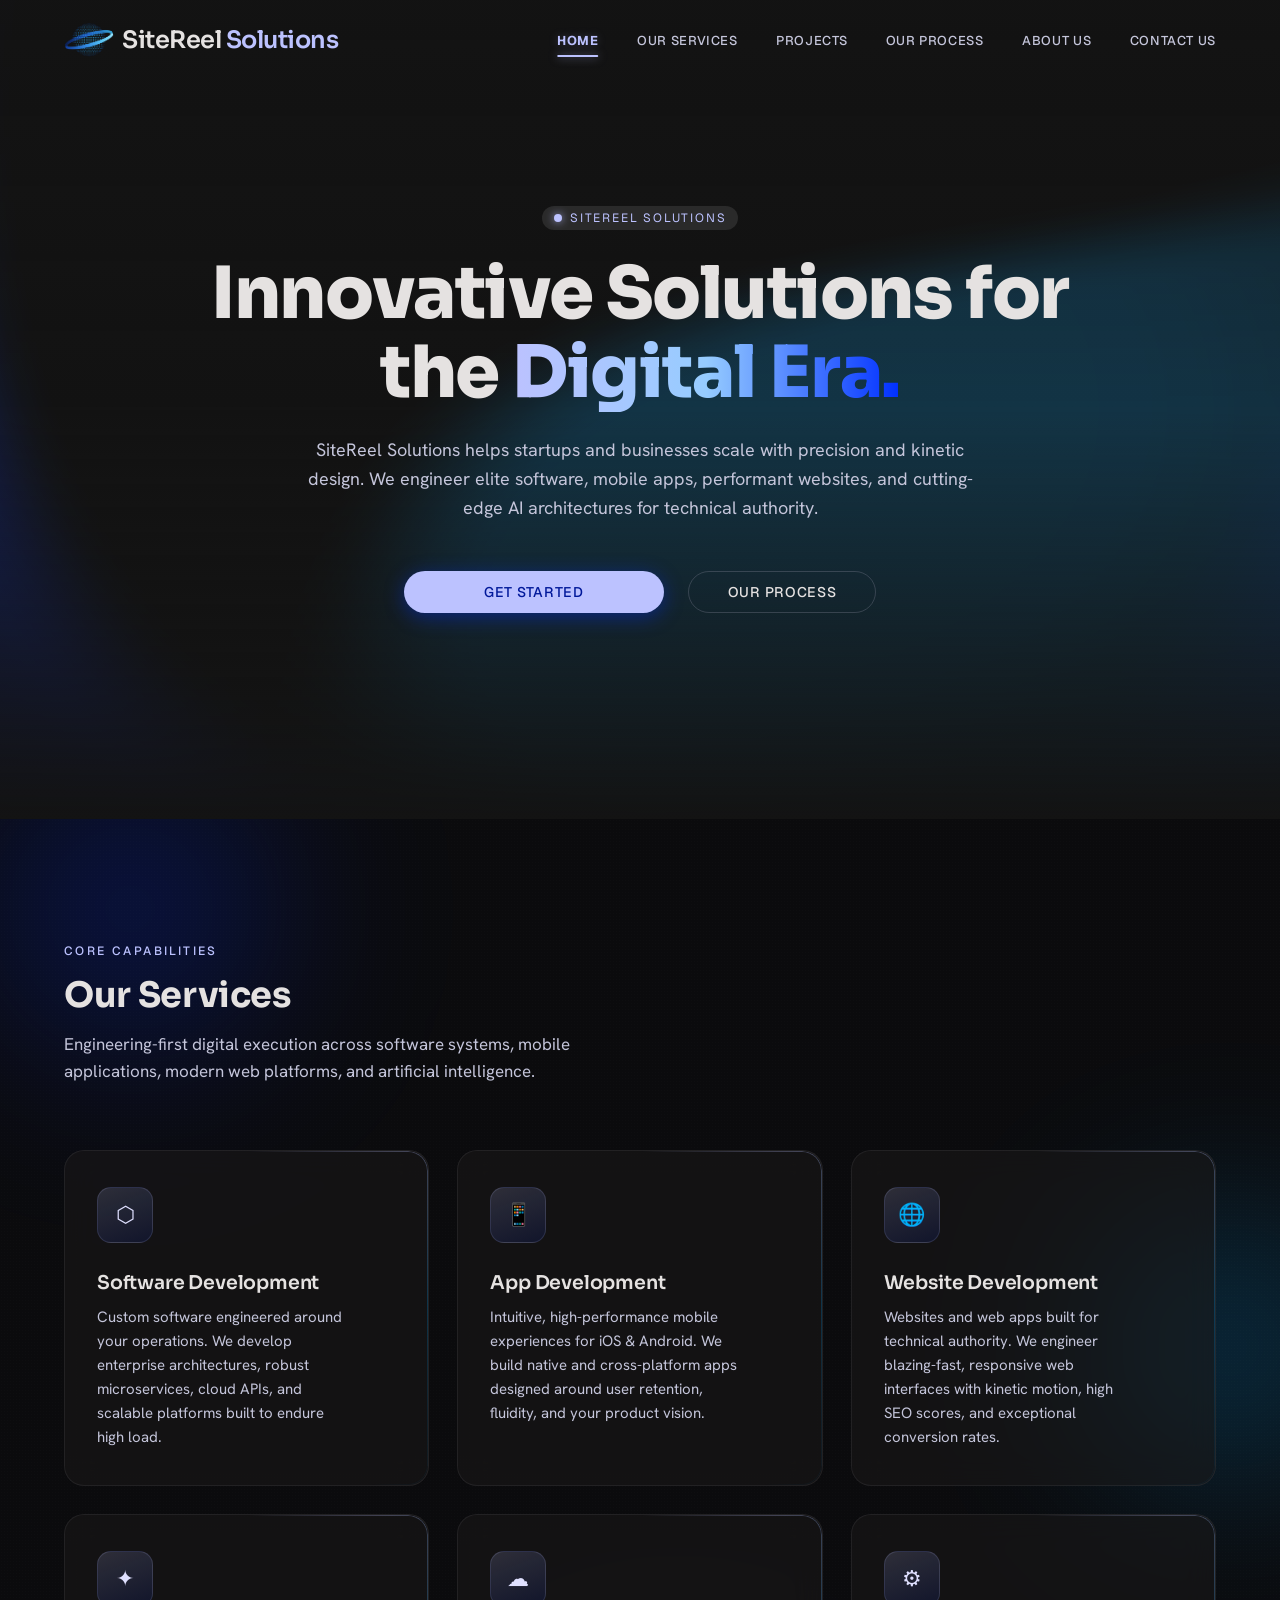
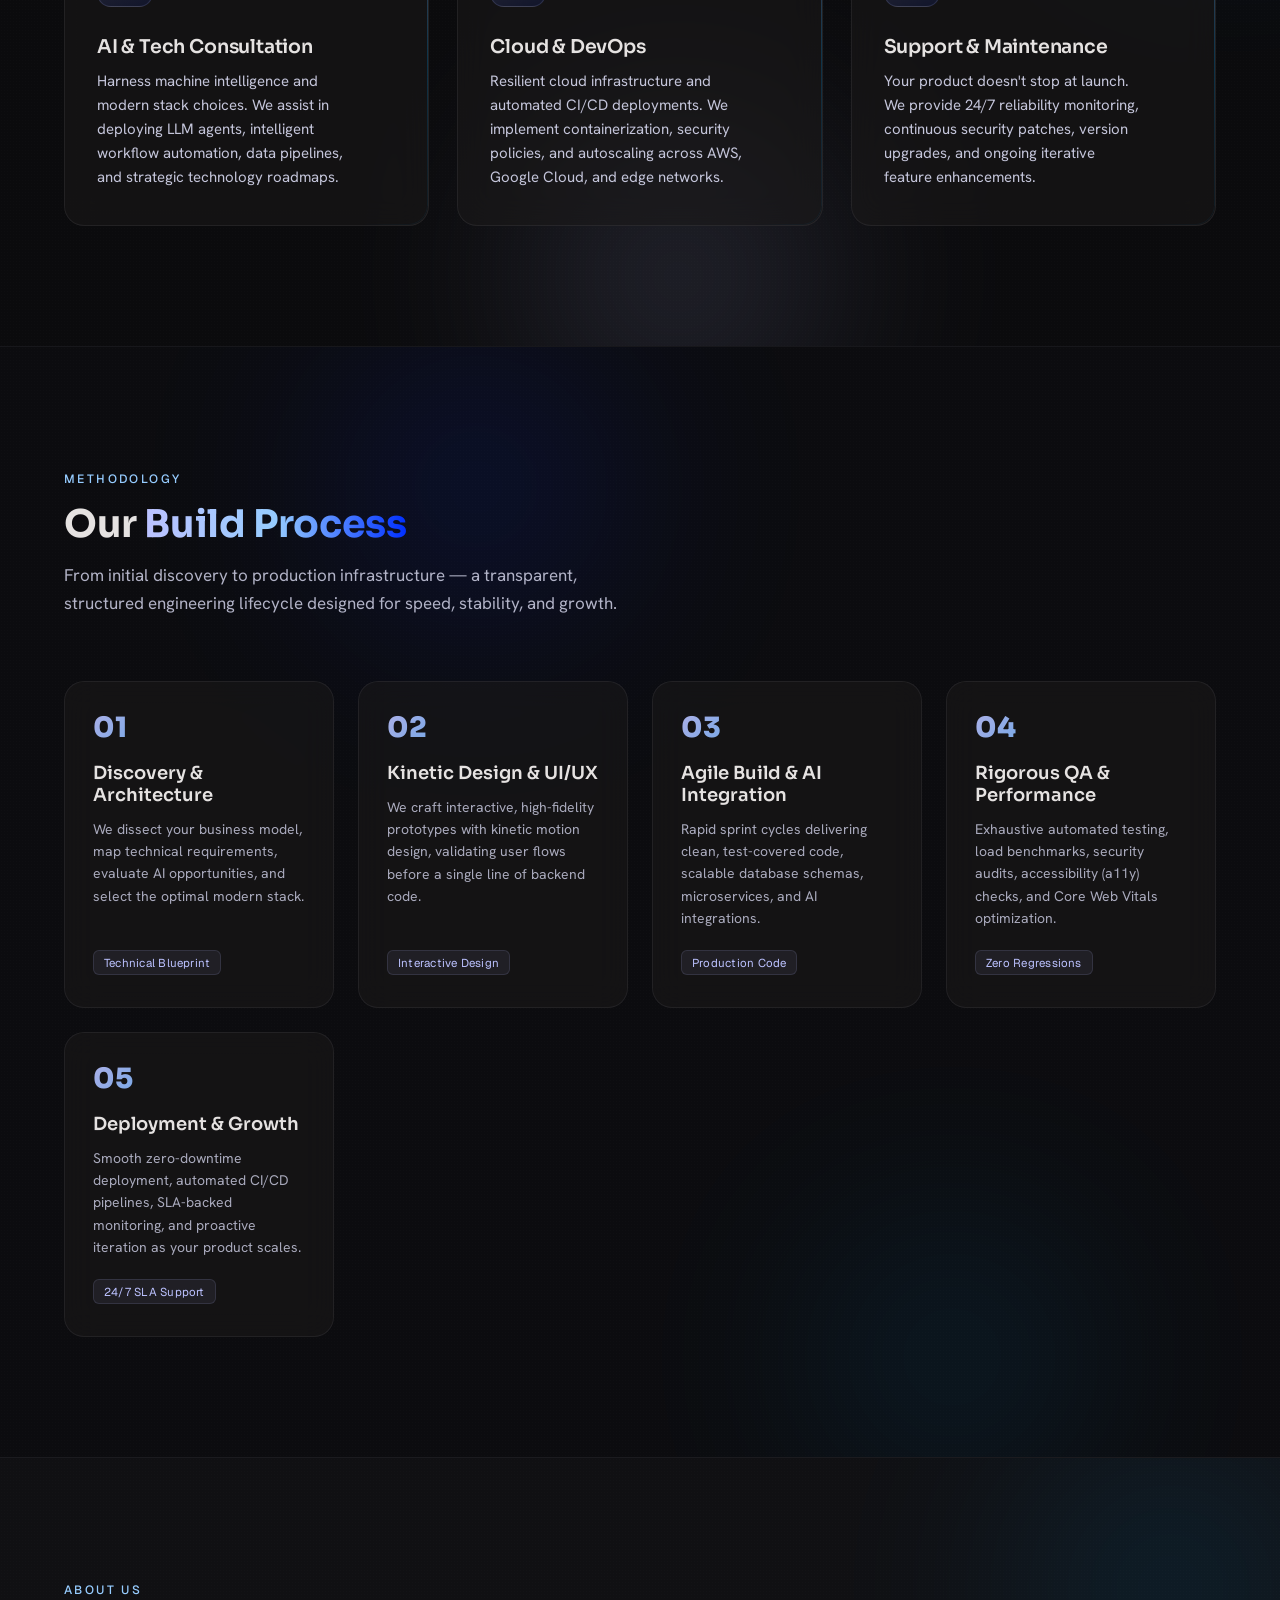
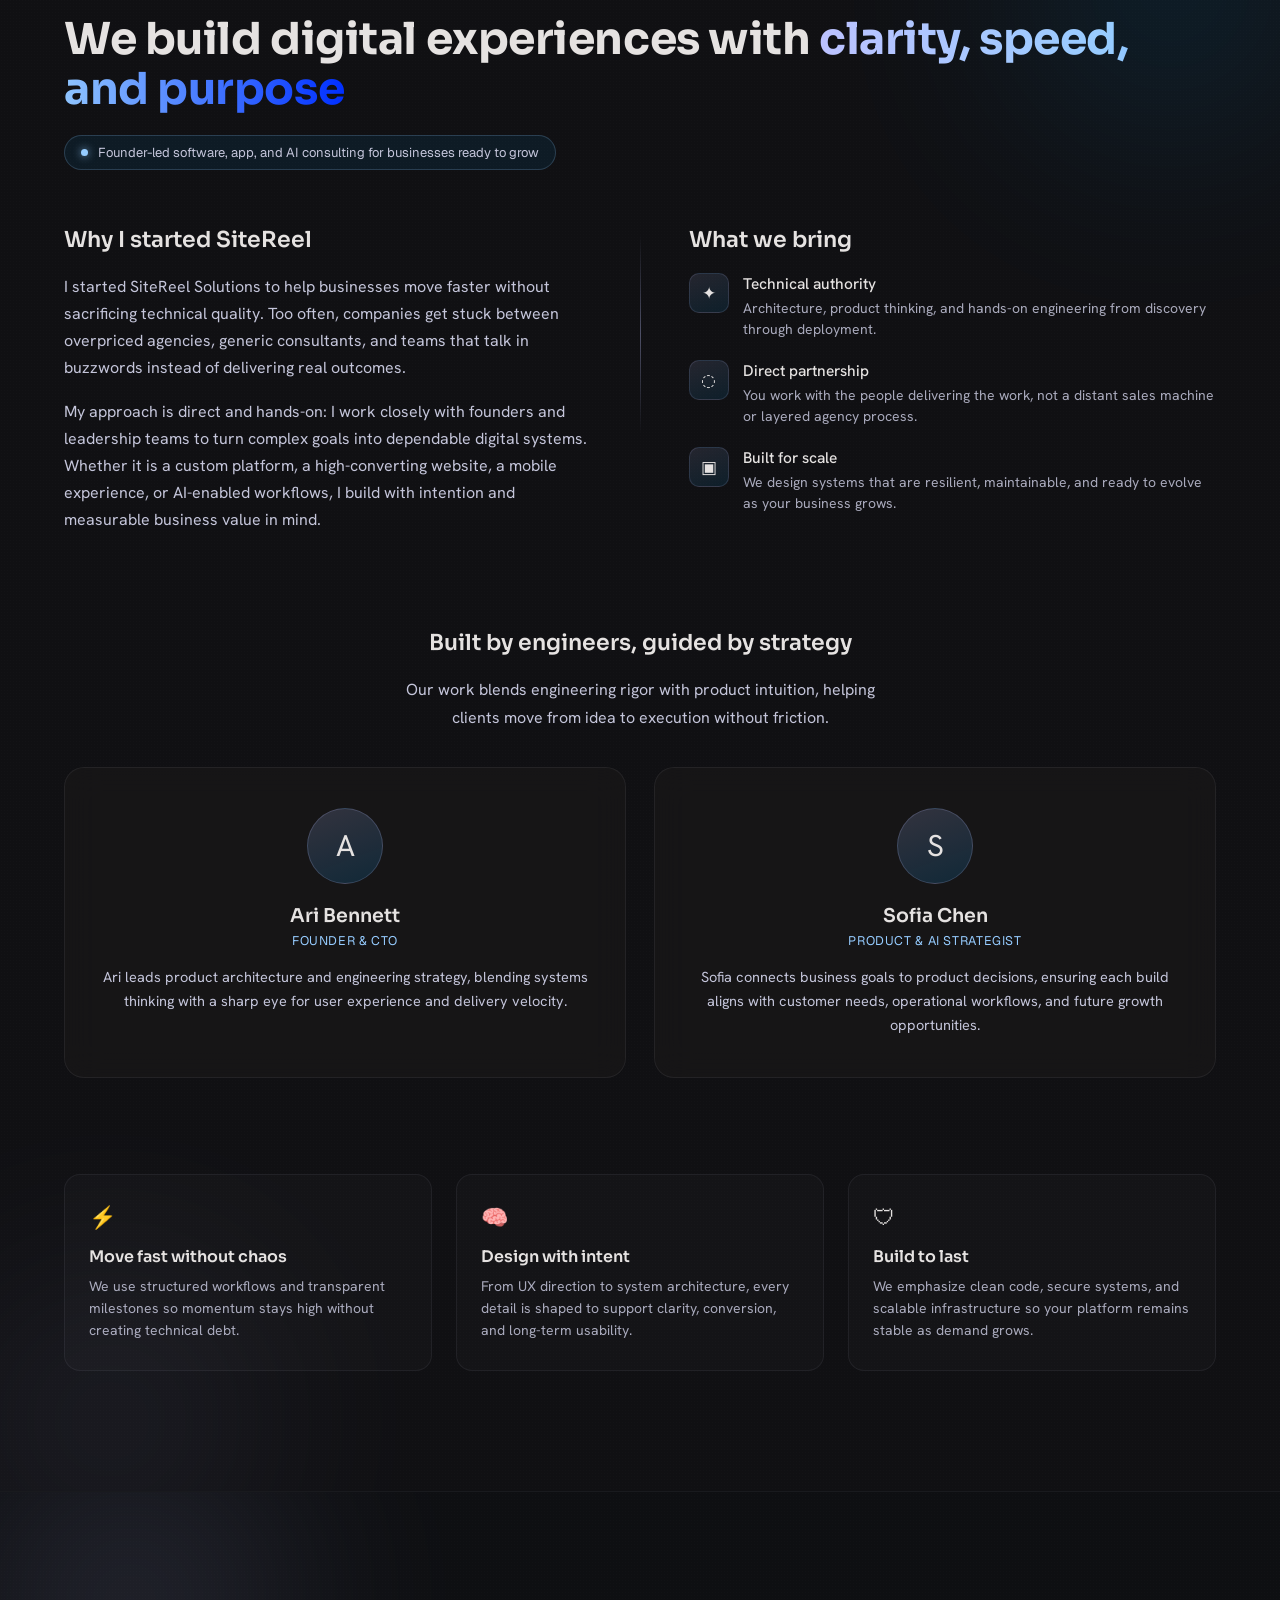
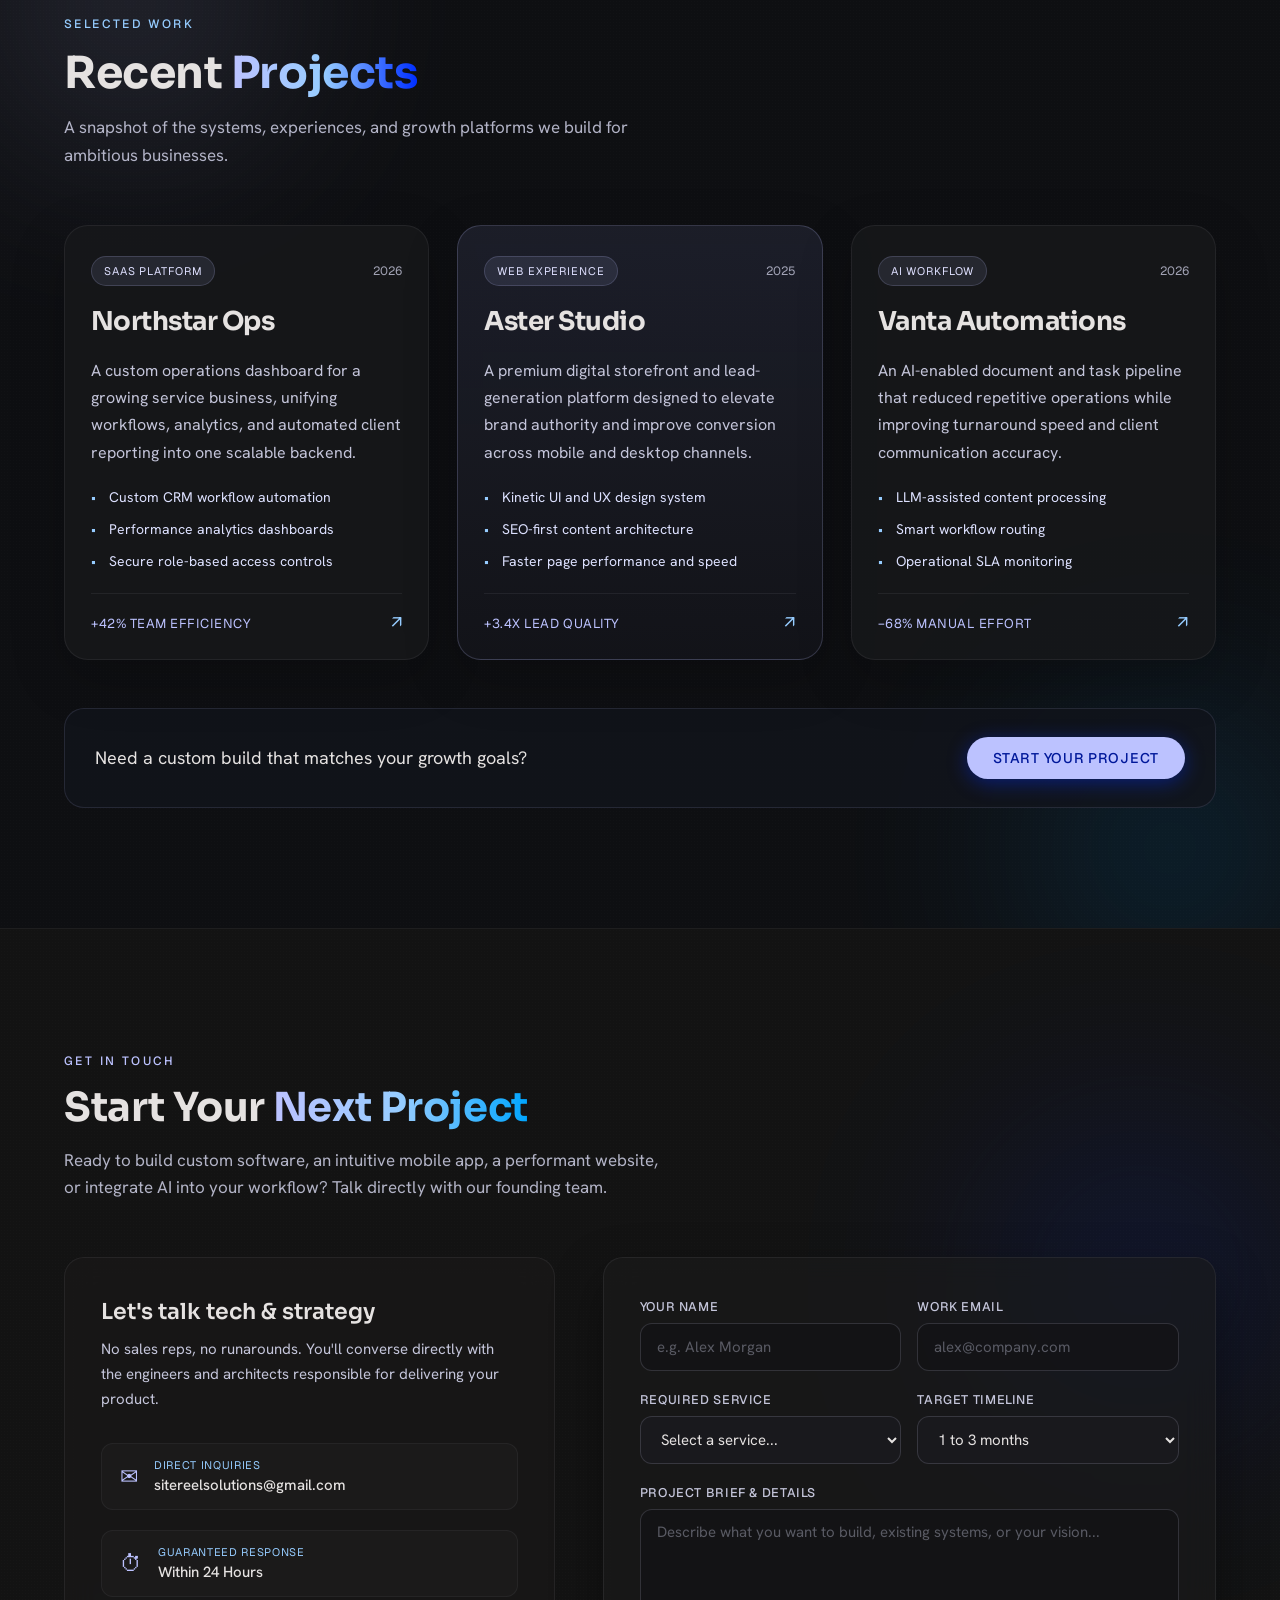
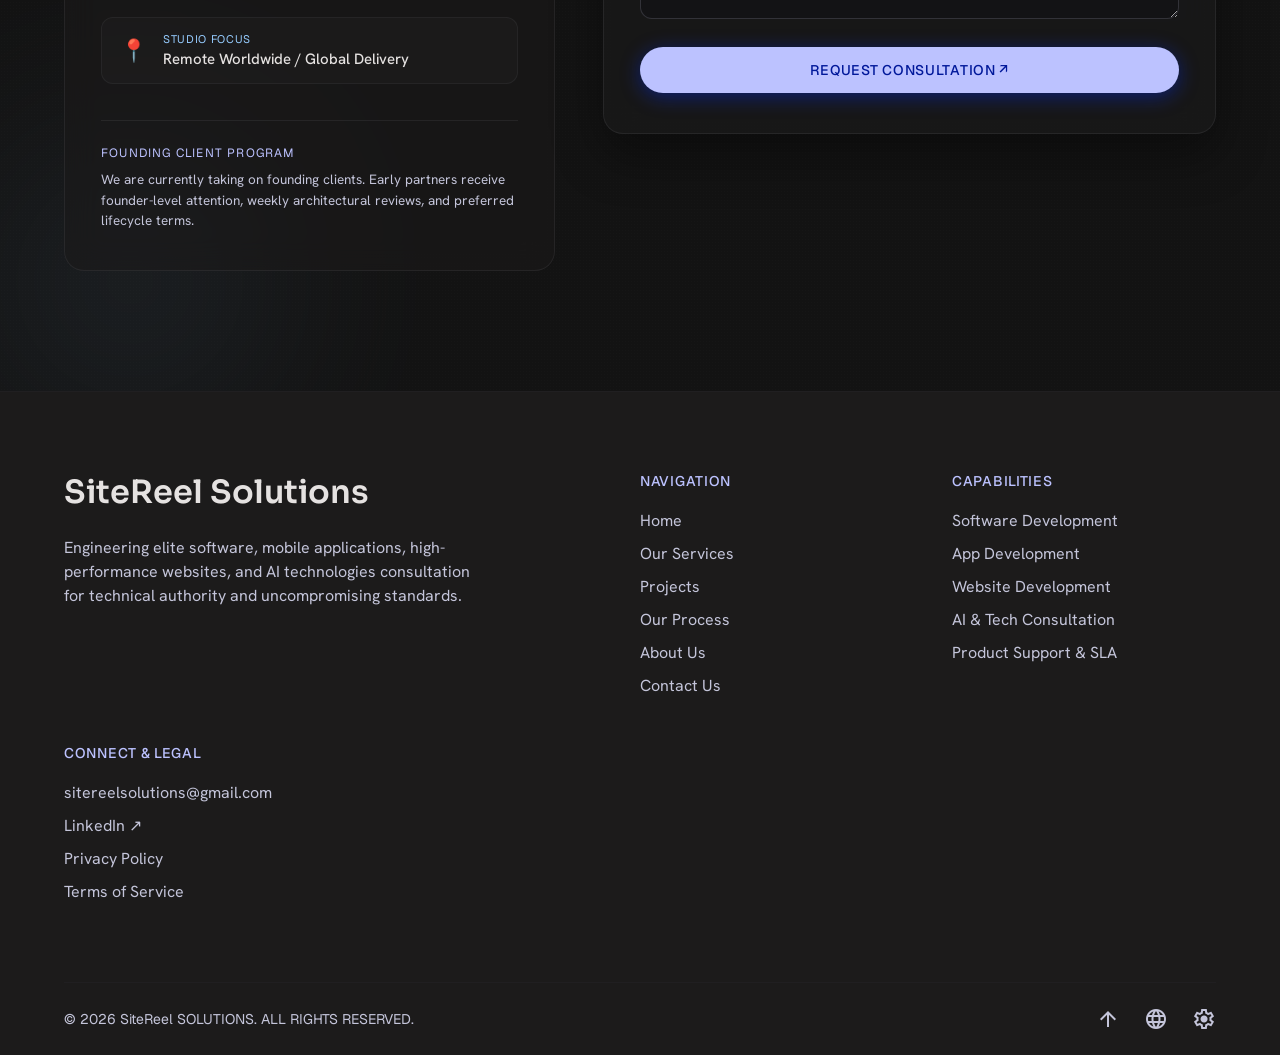
<file: index.html>
<!DOCTYPE html>
<html lang="en">

<head>
    <meta charset="UTF-8">
    <meta name="viewport" content="width=device-width, initial-scale=1.0">

    <title>SiteReel Solutions | Software, App, Web & AI Consulting</title>

  <!-- Favicons -->
  <link rel="icon" type="image/x-icon" href="images/icon/favicon.ico">
  <link rel="icon" type="image/png" sizes="32x32" href="images/icon/sitereel_only_logo.png">
  <link rel="apple-touch-icon" sizes="180x180" href="images/icon/sitereel_only_logo.png">
  <link rel="shortcut icon" href="images/icon/favicon.ico">

  <!-- SEO & Social Meta -->
  <meta name="description" content="SiteReel Solutions provides custom software development, mobile app development, high-performance websites, and AI technology consulting for businesses ready to scale.">
  <meta name="keywords" content="software development, app development, website development, AI consulting, cloud infrastructure, custom software, digital strategy, SiteReel Solutions">
  <meta name="robots" content="index, follow, max-image-preview:large, max-snippet:-1, max-video-preview:-1">
  <meta name="author" content="SiteReel Solutions">
  <meta name="theme-color" content="#131313">
  <meta name="format-detection" content="telephone=no">
  <meta property="og:type" content="website">
  <meta property="og:url" content="https://sitereelsolutions.com/">
  <meta property="og:site_name" content="SiteReel Solutions">
  <meta property="og:title" content="SiteReel Solutions | Software, App, Web & AI Consulting">
  <meta property="og:description" content="Custom software, mobile apps, high-performance websites, and AI-powered business solutions built for growth.">
  <meta property="og:image" content="images/icon/sitereel_logo_transparent_ori.png">
  <meta property="og:locale" content="en_US">
  <meta name="twitter:card" content="summary_large_image">
  <meta name="twitter:title" content="SiteReel Solutions | Software, App, Web & AI Consulting">
  <meta name="twitter:description" content="Custom software, mobile apps, high-performance websites, and AI technology consulting for modern businesses.">
  <meta name="twitter:image" content="images/icon/sitereel_logo_transparent_ori.png">
  <link rel="canonical" href="https://sitereelsolutions.com/">

    <!-- Google Fonts -->
    <link
        href="https://fonts.googleapis.com/css2?family=Sora:wght@600;700;800&family=Hanken+Grotesk:wght@400;500&family=Geist:wght@400;500&display=swap"
        rel="stylesheet">

    <!-- Material Symbols -->
    <link href="https://fonts.googleapis.com/css2?family=Material+Symbols+Outlined:wght@100..700;1&display=swap"
        rel="stylesheet">

    <!-- CSS -->
    <link rel="stylesheet" href="style.css">

    <script type="application/ld+json">
        {
          "@context": "https://schema.org",
          "@type": "ProfessionalService",
          "name": "SiteReel Solutions",
          "url": "https://sitereelsolutions.com/",
          "logo": "https://sitereelsolutions.com/images/icon/sitereel_only_logo.png",
          "description": "SiteReel Solutions provides custom software development, mobile app development, high-performance websites, and AI technology consulting for businesses ready to scale.",
          "areaServed": "Worldwide",
          "email": "sitereelsolutions@gmail.com",
          "serviceType": [
            "Software Development",
            "Mobile App Development",
            "Website Development",
            "AI Consulting",
            "Cloud Infrastructure",
            "Product Support and Maintenance"
          ],
          "sameAs": []
        }
    </script>
</head>

<body>

    <!-- ================= HEADER ================= -->
    <header id="header">

        <div class="header-container">

            <a href="#hero" class="logo-container">

                <img src="images/icon/sitereel_only_logo.png" alt="SiteReel Solutions Logo">

                <span class="logo-text">
                    SiteReel <span>Solutions</span>
                </span>

            </a>


            <nav class="navigation">

                <a href="#hero" class="nav-link active">
                    Home
                </a>

                <a href="#our-services" class="nav-link">
                    Our Services
                </a>

                <a href="#projects" class="nav-link">
                    Projects
                </a>

                <a href="#process" class="nav-link">
                    Our Process
                </a>

                <a href="#about-us" class="nav-link">
                    About Us
                </a>

                <a href="#contact" class="nav-link">
                    Contact Us
                </a>

            </nav>

            <button class="menu-toggle" id="menuToggle" aria-label="Open navigation">
                <span></span>
                <span></span>
                <span></span>
            </button>
            <!-- <div class="profile-icon">

                <span class="material-symbols-outlined">
                    person
                </span>

            </div> -->

        </div>

    </header>


    <!-- ================= MAIN ================= -->
    <main>

        <!-- HERO SECTION -->
        <section id="hero" class="hero">

            <!-- WebGL Background -->
            <div class="shader-container">

                <canvas id="shader-canvas"></canvas>

            </div>


            <!-- Gradient Overlay -->
            <div class="hero-overlay"></div>


            <!-- Hero Content -->
            <div class="hero-content">

                <div class="version-badge">

                    <span class="status-dot"></span>

                    <span>
                        SiteReel Solutions
                    </span>

                </div>


                <h1>

                    Innovative Solutions for the

                    <span class="gradient-text">
                        Digital Era.
                    </span>

                </h1>


                <p class="hero-description">

                    SiteReel Solutions helps startups and businesses scale with precision and kinetic
                    design. We engineer elite software, mobile apps, performant websites, and cutting-edge
                    AI architectures for technical authority.

                </p>


                <div class="hero-buttons">

                    <button class="primary-button btn-get-started" type="button">
                        <span>Get Started</span>
                    </button>


                    <button class="secondary-button btn-our-process" type="button">
                        Our Process
                    </button>

                </div>

            </div>

        </section>

        <!-- OUR SERVICES SECTION -->
        <section id="our-services" class="services">

            <!-- ambient background layers -->
            <div class="services__orb services__orb--1" aria-hidden="true"></div>
            <div class="services__orb services__orb--2" aria-hidden="true"></div>
            <div class="services__orb services__orb--3" aria-hidden="true"></div>
            <div class="services__grain" aria-hidden="true"></div>

            <div class="services__inner">

                <div class="services__header">
                    <span class="services__eyebrow reveal" data-delay="0">Core Capabilities</span>
                    <h2 class="services__title reveal" data-delay="1">Our Services</h2>
                    <p class="services__subtitle reveal" data-delay="2">
                        Engineering-first digital execution across software systems, mobile applications, modern web platforms, and artificial intelligence.
                    </p>
                </div>

                <div class="services__grid">

                    <article class="service-card reveal" data-delay="0" data-service="Software Development" title="Click to request Software Development consultation">
                        <div class="service-card__icon">
                            <span class="service-card__icon-glyph">⬡</span>
                        </div>
                        <h3 class="service-card__title">Software Development</h3>
                        <p class="service-card__desc">Custom software engineered around your operations. We develop enterprise architectures, robust microservices, cloud APIs, and scalable platforms built to endure high load.</p>
                        <span class="service-card__arrow">↗</span>
                    </article>

                    <article class="service-card reveal" data-delay="1" data-service="App Development" title="Click to request App Development consultation">
                        <div class="service-card__icon">
                            <span class="service-card__icon-glyph">📱</span>
                        </div>
                        <h3 class="service-card__title">App Development</h3>
                        <p class="service-card__desc">Intuitive, high-performance mobile experiences for iOS &amp; Android. We build native and cross-platform apps designed around user retention, fluidity, and your product vision.</p>
                        <span class="service-card__arrow">↗</span>
                    </article>

                    <article class="service-card reveal" data-delay="2" data-service="Website Development" title="Click to request Website Development consultation">
                        <div class="service-card__icon">
                            <span class="service-card__icon-glyph">🌐</span>
                        </div>
                        <h3 class="service-card__title">Website Development</h3>
                        <p class="service-card__desc">Websites and web apps built for technical authority. We engineer blazing-fast, responsive web interfaces with kinetic motion, high SEO scores, and exceptional conversion rates.</p>
                        <span class="service-card__arrow">↗</span>
                    </article>

                    <article class="service-card reveal" data-delay="3" data-service="AI &amp; Technologies Consultation" title="Click to request AI &amp; Tech Consultation">
                        <div class="service-card__icon">
                            <span class="service-card__icon-glyph">✦</span>
                        </div>
                        <h3 class="service-card__title">AI &amp; Tech Consultation</h3>
                        <p class="service-card__desc">Harness machine intelligence and modern stack choices. We assist in deploying LLM agents, intelligent workflow automation, data pipelines, and strategic technology roadmaps.</p>
                        <span class="service-card__arrow">↗</span>
                    </article>

                    <article class="service-card reveal" data-delay="4" data-service="Cloud &amp; DevOps Infrastructure" title="Click to request Cloud &amp; DevOps consultation">
                        <div class="service-card__icon">
                            <span class="service-card__icon-glyph">☁</span>
                        </div>
                        <h3 class="service-card__title">Cloud &amp; DevOps</h3>
                        <p class="service-card__desc">Resilient cloud infrastructure and automated CI/CD deployments. We implement containerization, security policies, and autoscaling across AWS, Google Cloud, and edge networks.</p>
                        <span class="service-card__arrow">↗</span>
                    </article>

                    <article class="service-card reveal" data-delay="5" data-service="Product Support &amp; Maintenance" title="Click to request Product Support">
                        <div class="service-card__icon">
                            <span class="service-card__icon-glyph">⚙</span>
                        </div>
                        <h3 class="service-card__title">Support &amp; Maintenance</h3>
                        <p class="service-card__desc">Your product doesn't stop at launch. We provide 24/7 reliability monitoring, continuous security patches, version upgrades, and ongoing iterative feature enhancements.</p>
                        <span class="service-card__arrow">↗</span>
                    </article>

                </div>
            </div>
        </section>

        <!-- OUR PROCESS SECTION -->
        <section id="process" class="process">

            <div class="process__orb process__orb--1" aria-hidden="true"></div>
            <div class="process__orb process__orb--2" aria-hidden="true"></div>
            <div class="process__grain" aria-hidden="true"></div>

            <div class="process__inner">

                <div class="process__header">
                    <span class="process__eyebrow">Methodology</span>
                    <h2 class="process__title">Our <span class="process__title-accent">Build Process</span></h2>
                    <p class="process__subtitle">
                        From initial discovery to production infrastructure — a transparent, structured engineering lifecycle designed for speed, stability, and growth.
                    </p>
                </div>

                <div class="process__grid">

                    <article class="process-card">
                        <span class="process-card__step">01</span>
                        <h3 class="process-card__title">Discovery &amp; Architecture</h3>
                        <p class="process-card__desc">We dissect your business model, map technical requirements, evaluate AI opportunities, and select the optimal modern stack.</p>
                        <span class="process-card__tag">Technical Blueprint</span>
                    </article>

                    <article class="process-card">
                        <span class="process-card__step">02</span>
                        <h3 class="process-card__title">Kinetic Design &amp; UI/UX</h3>
                        <p class="process-card__desc">We craft interactive, high-fidelity prototypes with kinetic motion design, validating user flows before a single line of backend code.</p>
                        <span class="process-card__tag">Interactive Design</span>
                    </article>

                    <article class="process-card">
                        <span class="process-card__step">03</span>
                        <h3 class="process-card__title">Agile Build &amp; AI Integration</h3>
                        <p class="process-card__desc">Rapid sprint cycles delivering clean, test-covered code, scalable database schemas, microservices, and AI integrations.</p>
                        <span class="process-card__tag">Production Code</span>
                    </article>

                    <article class="process-card">
                        <span class="process-card__step">04</span>
                        <h3 class="process-card__title">Rigorous QA &amp; Performance</h3>
                        <p class="process-card__desc">Exhaustive automated testing, load benchmarks, security audits, accessibility (a11y) checks, and Core Web Vitals optimization.</p>
                        <span class="process-card__tag">Zero Regressions</span>
                    </article>

                    <article class="process-card">
                        <span class="process-card__step">05</span>
                        <h3 class="process-card__title">Deployment &amp; Growth</h3>
                        <p class="process-card__desc">Smooth zero-downtime deployment, automated CI/CD pipelines, SLA-backed monitoring, and proactive iteration as your product scales.</p>
                        <span class="process-card__tag">24/7 SLA Support</span>
                    </article>

                </div>

            </div>

        </section>

        <!-- ================= ABOUT US SECTION ================= -->
        <section id="about-us" class="about">

            <div class="about__orb about__orb--1" aria-hidden="true"></div>
            <div class="about__orb about__orb--2" aria-hidden="true"></div>
            <div class="about__grain" aria-hidden="true"></div>

            <div class="about__inner">

                <div class="about__header">
                    <span class="about__eyebrow">About Us</span>
                    <h2 class="about__title">We build digital experiences with <span class="about__title-accent">clarity, speed, and purpose</span></h2>
                    <div class="about__badge">
                        <span class="about__badge-dot" aria-hidden="true"></span>
                        Founder-led software, app, and AI consulting for businesses ready to grow
                    </div>
                </div>

                <div class="about__content">
                    <div class="about__story">
                        <h3 class="about__block-title">Why I started SiteReel</h3>
                        <p class="about__text">
                            I started SiteReel Solutions to help businesses move faster without sacrificing technical quality. Too often, companies get stuck between overpriced agencies, generic consultants, and teams that talk in buzzwords instead of delivering real outcomes.
                        </p>
                        <p class="about__text">
                            My approach is direct and hands-on: I work closely with founders and leadership teams to turn complex goals into dependable digital systems. Whether it is a custom platform, a high-converting website, a mobile experience, or AI-enabled workflows, I build with intention and measurable business value in mind.
                        </p>
                    </div>

                    <div class="about__divider" aria-hidden="true">
                        <span class="about__divider-line"></span>
                    </div>

                    <div class="about__offer">
                        <h3 class="about__block-title">What we bring</h3>
                        <ul class="about__list">
                            <li class="about__list-item">
                                <span class="about__list-icon">✦</span>
                                <div>
                                    <span class="about__list-title">Technical authority</span>
                                    <span class="about__list-desc">Architecture, product thinking, and hands-on engineering from discovery through deployment.</span>
                                </div>
                            </li>
                            <li class="about__list-item">
                                <span class="about__list-icon">◌</span>
                                <div>
                                    <span class="about__list-title">Direct partnership</span>
                                    <span class="about__list-desc">You work with the people delivering the work, not a distant sales machine or layered agency process.</span>
                                </div>
                            </li>
                            <li class="about__list-item">
                                <span class="about__list-icon">▣</span>
                                <div>
                                    <span class="about__list-title">Built for scale</span>
                                    <span class="about__list-desc">We design systems that are resilient, maintainable, and ready to evolve as your business grows.</span>
                                </div>
                            </li>
                        </ul>
                    </div>
                </div>

                <div class="about__team-header">
                    <h3 class="about__block-title">Built by engineers, guided by strategy</h3>
                    <p class="about__text">
                        Our work blends engineering rigor with product intuition, helping clients move from idea to execution without friction.
                    </p>
                </div>

                <div class="about__founders">
                    <article class="founder-card about-reveal" data-dir="left" style="--d:0;">
                        <div class="founder-card__avatar">
                            <span class="founder-card__avatar-icon">A</span>
                        </div>
                        <h3 class="founder-card__name">Ari Bennett</h3>
                        <span class="founder-card__role">Founder &amp; CTO</span>
                        <p class="founder-card__bio">
                            Ari leads product architecture and engineering strategy, blending systems thinking with a sharp eye for user experience and delivery velocity.
                        </p>
                    </article>

                    <article class="founder-card about-reveal" data-dir="right" style="--d:1;">
                        <div class="founder-card__avatar">
                            <span class="founder-card__avatar-icon">S</span>
                        </div>
                        <h3 class="founder-card__name">Sofia Chen</h3>
                        <span class="founder-card__role">Product &amp; AI Strategist</span>
                        <p class="founder-card__bio">
                            Sofia connects business goals to product decisions, ensuring each build aligns with customer needs, operational workflows, and future growth opportunities.
                        </p>
                    </article>
                </div>

                <div class="about__pillars">
                    <article class="pillar about-reveal" data-dir="left" style="--d:0;">
                        <span class="pillar__icon">⚡</span>
                        <h4 class="pillar__title">Move fast without chaos</h4>
                        <p class="pillar__desc">We use structured workflows and transparent milestones so momentum stays high without creating technical debt.</p>
                    </article>

                    <article class="pillar about-reveal" data-dir="left" style="--d:1;">
                        <span class="pillar__icon">🧠</span>
                        <h4 class="pillar__title">Design with intent</h4>
                        <p class="pillar__desc">From UX direction to system architecture, every detail is shaped to support clarity, conversion, and long-term usability.</p>
                    </article>

                    <article class="pillar about-reveal" data-dir="right" style="--d:2;">
                        <span class="pillar__icon">🛡</span>
                        <h4 class="pillar__title">Build to last</h4>
                        <p class="pillar__desc">We emphasize clean code, secure systems, and scalable infrastructure so your platform remains stable as demand grows.</p>
                    </article>
                </div>

            </div>

        </section>

        <!-- ================= PROJECTS SECTION ================= -->
        <section id="projects" class="projects">

            <div class="projects__orb projects__orb--1" aria-hidden="true"></div>
            <div class="projects__orb projects__orb--2" aria-hidden="true"></div>
            <div class="projects__grain" aria-hidden="true"></div>

            <div class="projects__inner">

                <div class="projects__header">
                    <span class="projects__eyebrow">Selected Work</span>
                    <h2 class="projects__title">Recent <span class="projects__title-accent">Projects</span></h2>
                    <p class="projects__subtitle">
                        A snapshot of the systems, experiences, and growth platforms we build for ambitious businesses.
                    </p>
                </div>

                <div class="projects__grid">

                    <article class="project-card">
                        <div class="project-card__meta">
                            <span class="project-card__tag">SaaS Platform</span>
                            <span class="project-card__year">2026</span>
                        </div>
                        <h3 class="project-card__title">Northstar Ops</h3>
                        <p class="project-card__desc">
                            A custom operations dashboard for a growing service business, unifying workflows, analytics, and automated client reporting into one scalable backend.
                        </p>
                        <ul class="project-card__list">
                            <li>Custom CRM workflow automation</li>
                            <li>Performance analytics dashboards</li>
                            <li>Secure role-based access controls</li>
                        </ul>
                        <div class="project-card__footer">
                            <span>+42% team efficiency</span>
                            <span class="project-card__arrow">↗</span>
                        </div>
                    </article>

                    <article class="project-card project-card--featured">
                        <div class="project-card__meta">
                            <span class="project-card__tag">Web Experience</span>
                            <span class="project-card__year">2025</span>
                        </div>
                        <h3 class="project-card__title">Aster Studio</h3>
                        <p class="project-card__desc">
                            A premium digital storefront and lead-generation platform designed to elevate brand authority and improve conversion across mobile and desktop channels.
                        </p>
                        <ul class="project-card__list">
                            <li>Kinetic UI and UX design system</li>
                            <li>SEO-first content architecture</li>
                            <li>Faster page performance and speed</li>
                        </ul>
                        <div class="project-card__footer">
                            <span>+3.4x lead quality</span>
                            <span class="project-card__arrow">↗</span>
                        </div>
                    </article>

                    <article class="project-card">
                        <div class="project-card__meta">
                            <span class="project-card__tag">AI Workflow</span>
                            <span class="project-card__year">2026</span>
                        </div>
                        <h3 class="project-card__title">Vanta Automations</h3>
                        <p class="project-card__desc">
                            An AI-enabled document and task pipeline that reduced repetitive operations while improving turnaround speed and client communication accuracy.
                        </p>
                        <ul class="project-card__list">
                            <li>LLM-assisted content processing</li>
                            <li>Smart workflow routing</li>
                            <li>Operational SLA monitoring</li>
                        </ul>
                        <div class="project-card__footer">
                            <span>−68% manual effort</span>
                            <span class="project-card__arrow">↗</span>
                        </div>
                    </article>

                </div>

                <div class="projects__cta">
                    <p>Need a custom build that matches your growth goals?</p>
                    <a href="#contact" class="primary-button projects__button">
                        <span>Start Your Project</span>
                    </a>
                </div>

            </div>

        </section>

        <!-- ================= CONTACT US SECTION ================= -->
        <section id="contact" class="contact">

            <div class="contact__orb contact__orb--1" aria-hidden="true"></div>
            <div class="contact__orb contact__orb--2" aria-hidden="true"></div>
            <div class="contact__grain" aria-hidden="true"></div>

            <div class="contact__inner">

                <div class="contact__header">
                    <span class="contact__eyebrow">Get In Touch</span>
                    <h2 class="contact__title">Start Your <span class="contact__title-accent">Next Project</span></h2>
                    <p class="contact__subtitle">
                        Ready to build custom software, an intuitive mobile app, a performant website, or integrate AI into your workflow? Talk directly with our founding team.
                    </p>
                </div>

                <div class="contact__grid">

                    <div class="contact__info-card">
                        <h3 class="contact__info-title">Let's talk tech &amp; strategy</h3>
                        <p class="contact__info-desc">
                            No sales reps, no runarounds. You'll converse directly with the engineers and architects responsible for delivering your product.
                        </p>

                        <div class="contact__channels">
                            <a href="mailto:sitereelsolutions@gmail.com" class="contact-channel" title="Email SiteReel Solutions">
                                <span class="contact-channel__icon">✉</span>
                                <div>
                                    <span class="contact-channel__label">Direct Inquiries</span>
                                    <span class="contact-channel__val">sitereelsolutions@gmail.com</span>
                                </div>
                            </a>

                            <div class="contact-channel">
                                <span class="contact-channel__icon">⏱</span>
                                <div>
                                    <span class="contact-channel__label">Guaranteed Response</span>
                                    <span class="contact-channel__val">Within 24 Hours</span>
                                </div>
                            </div>

                            <div class="contact-channel">
                                <span class="contact-channel__icon">📍</span>
                                <div>
                                    <span class="contact-channel__label">Studio Focus</span>
                                    <span class="contact-channel__val">Remote Worldwide / Global Delivery</span>
                                </div>
                            </div>
                        </div>

                        <div class="contact__direct-chat">
                            <div class="contact__direct-title">Founding Client Program</div>
                            <p class="contact__direct-desc">
                                We are currently taking on founding clients. Early partners receive founder-level attention, weekly architectural reviews, and preferred lifecycle terms.
                            </p>
                        </div>
                    </div>

                    <div class="contact__form-card">
                        <form id="consultation-form" class="contact-form">
                            <div class="form-row">
                                <div class="form-group">
                                    <label for="contact-name">Your Name</label>
                                    <input type="text" id="contact-name" name="name" class="form-input" placeholder="e.g. Alex Morgan" required autocomplete="name">
                                </div>
                                <div class="form-group">
                                    <label for="contact-email">Work Email</label>
                                    <input type="email" id="contact-email" name="email" class="form-input" placeholder="alex@company.com" required autocomplete="email">
                                </div>
                            </div>

                            <div class="form-row">
                                <div class="form-group">
                                    <label for="service-select">Required Service</label>
                                    <select id="service-select" name="service" class="form-select" required>
                                        <option value="">Select a service...</option>
                                        <option value="Software Development">Software Development</option>
                                        <option value="App Development">App Development</option>
                                        <option value="Website Development">Website Development</option>
                                        <option value="AI &amp; Technologies Consultation">AI &amp; Technologies Consultation</option>
                                        <option value="Cloud &amp; DevOps Infrastructure">Cloud &amp; DevOps Infrastructure</option>
                                        <option value="Product Support &amp; Maintenance">Product Support &amp; Maintenance</option>
                                    </select>
                                </div>

                                <div class="form-group">
                                    <label for="timeline-select">Target Timeline</label>
                                    <select id="timeline-select" name="timeline" class="form-select">
                                        <option value="Immediate (< 1 month)">Immediate (&lt; 1 month)</option>
                                        <option value="1 to 3 months" selected>1 to 3 months</option>
                                        <option value="3 to 6 months">3 to 6 months</option>
                                        <option value="Exploring / Advisory">Exploring / Advisory</option>
                                    </select>
                                </div>
                            </div>

                            <div class="form-group">
                                <label for="contact-message">Project Brief &amp; Details</label>
                                <textarea id="contact-message" name="message" class="form-textarea" placeholder="Describe what you want to build, existing systems, or your vision..." required></textarea>
                            </div>

                            <button type="submit" class="primary-button form-submit-btn">
                                <span>Request Consultation ↗</span>
                            </button>

                            <div id="form-status" class="form-status" role="status" aria-live="polite"></div>
                        </form>
                    </div>

                </div>

            </div>

        </section>
        <!-- ================= END CONTACT US SECTION ================= -->
    </main>


    <!-- ================= FOOTER ================= -->
    <footer>

        <div class="footer-container">

            <div class="footer-grid">

                <!-- Company -->
                <div class="footer-company">

                    <div class="footer-logo">
                        SiteReel Solutions
                    </div>

                    <p>
                        Engineering elite software, mobile applications, high-performance websites, and AI technologies consultation for technical authority and uncompromising standards.
                    </p>

                </div>


                <!-- Navigation -->
                <div class="footer-column">

                    <span class="footer-title">
                        Navigation
                    </span>

                    <a href="#hero">
                        Home
                    </a>

                    <a href="#our-services">
                        Our Services
                    </a>

                    <a href="#projects">
                        Projects
                    </a>

                    <a href="#process">
                        Our Process
                    </a>

                    <a href="#about-us">
                        About Us
                    </a>

                    <a href="#contact">
                        Contact Us
                    </a>

                </div>


                <!-- Core Capabilities -->
                <div class="footer-column">

                    <span class="footer-title">
                        Capabilities
                    </span>

                    <a href="services.html#software">
                        Software Development
                    </a>

                    <a href="services.html#app">
                        App Development
                    </a>

                    <a href="services.html#website">
                        Website Development
                    </a>

                    <a href="services.html#ai">
                        AI &amp; Tech Consultation
                    </a>

                    <a href="services.html#support">
                        Product Support &amp; SLA
                    </a>

                </div>


                <!-- Connect & Legal -->
                <div class="footer-column">

                    <span class="footer-title">
                        Connect &amp; Legal
                    </span>

                    <a href="mailto:sitereelsolutions@gmail.com">
                        sitereelsolutions@gmail.com
                    </a>

                    <a href="https://linkedin.com" target="_blank" rel="noopener noreferrer">
                        LinkedIn ↗
                    </a>

                    <a href="privacy.html">
                        Privacy Policy
                    </a>

                    <a href="terms.html">
                        Terms of Service
                    </a>

                </div>

            </div>


            <div class="footer-bottom">

                <p>
                    © 2026 SiteReel SOLUTIONS. ALL RIGHTS RESERVED.
                </p>


                <div class="footer-icons">

                    <a href="#hero" title="Return to top" style="display:flex;align-items:center;">
                        <span class="material-symbols-outlined">
                            arrow_upward
                        </span>
                    </a>

                    <span class="material-symbols-outlined" title="Global Deployment">
                        language
                    </span>

                    <span class="material-symbols-outlined" title="System Status: Operational">
                        settings
                    </span>

                </div>

            </div>

        </div>

    </footer>


    <!-- JavaScript -->
    <script src="script.js"></script>

</body>

</html>
</file>
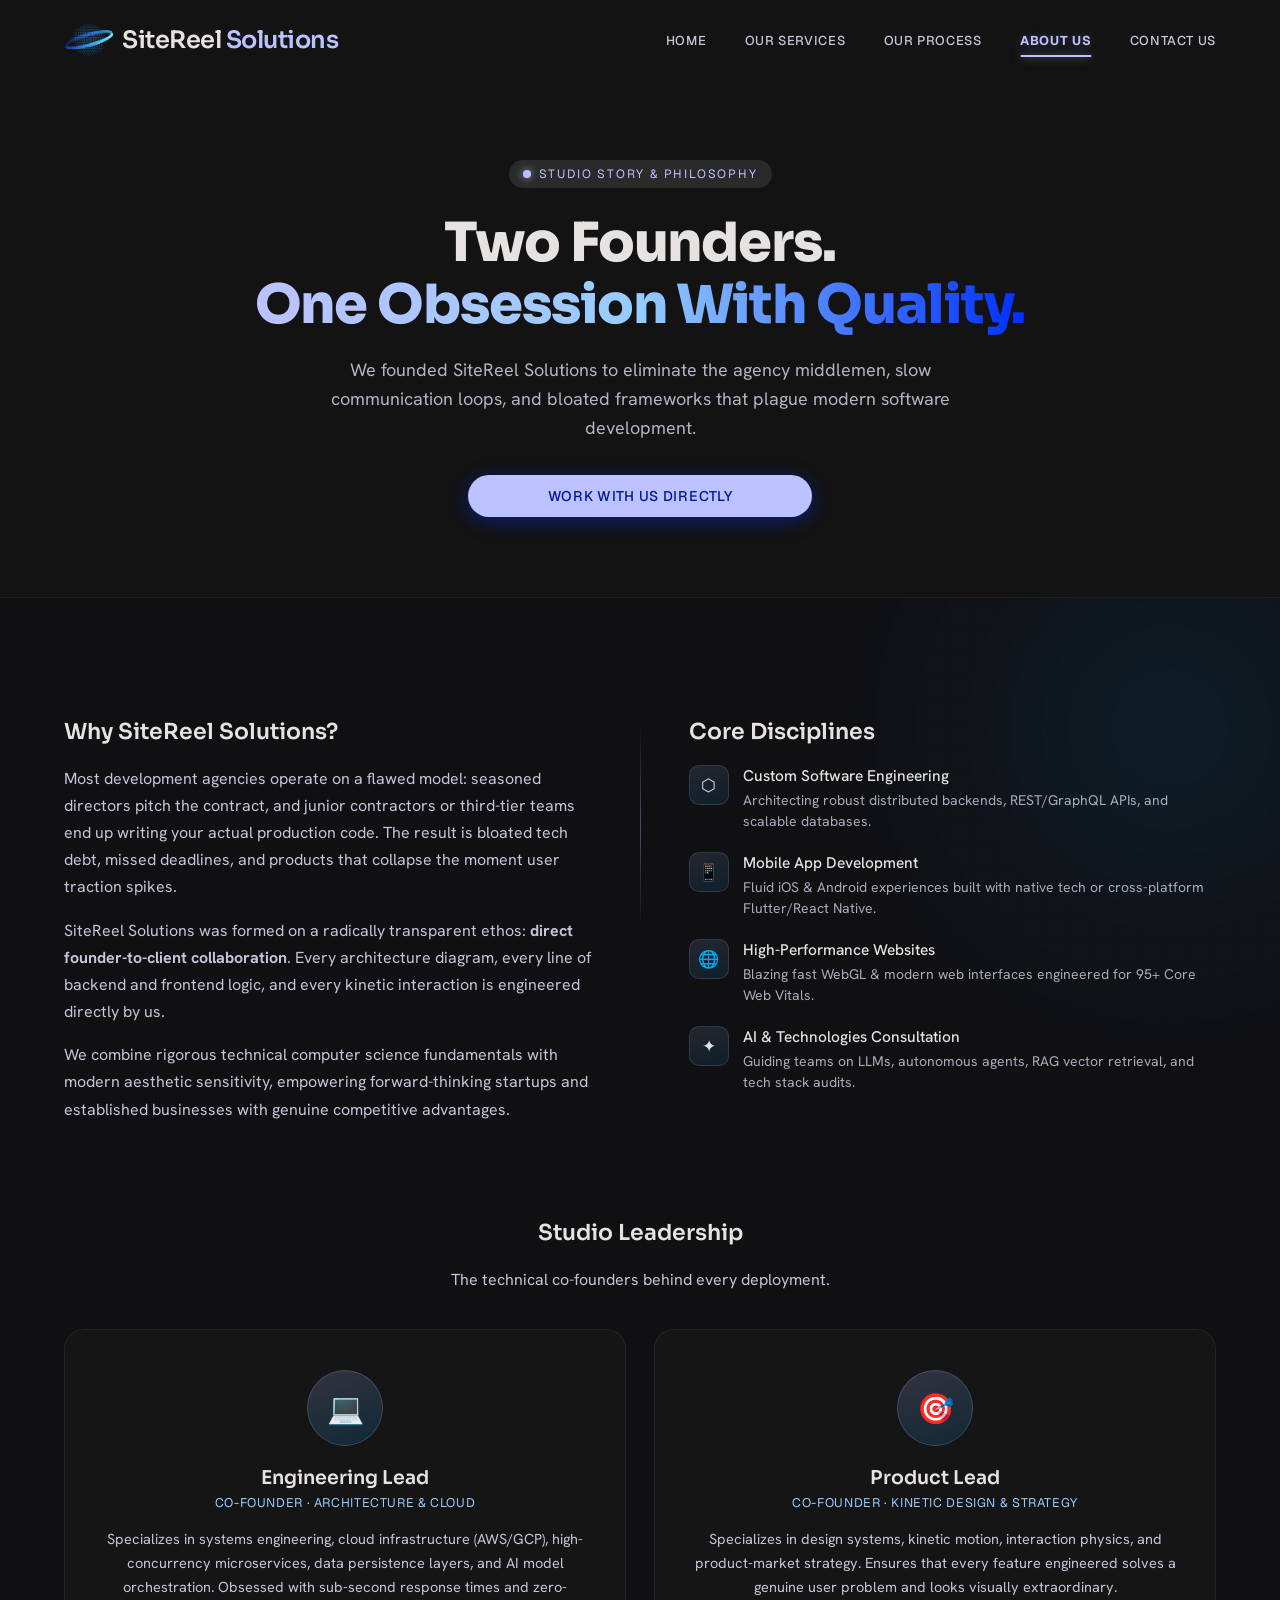
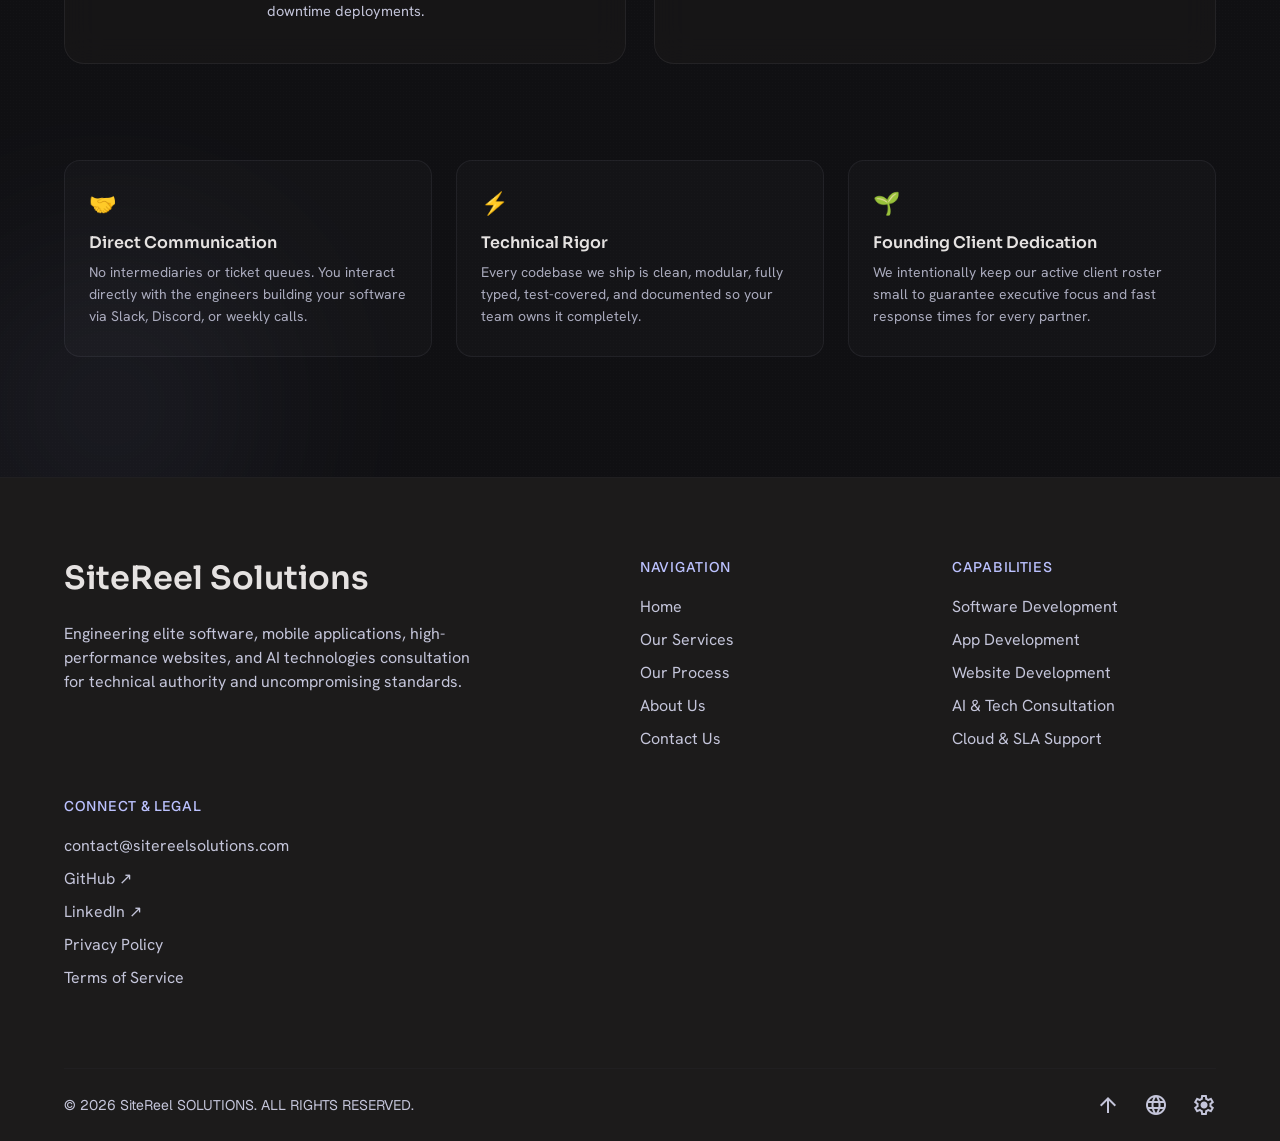
<file: about.html>
<!DOCTYPE html>
<html lang="en">

<head>
    <meta charset="UTF-8">
    <meta name="viewport" content="width=device-width, initial-scale=1.0">

    <title>About Us | SiteReel Solutions — Independent Digital Engineering Studio</title>

    <!-- Favicons -->
    <link rel="icon" type="image/x-icon" href="images/icon/favicon.ico">
    <link rel="icon" type="image/png" sizes="32x32" href="images/icon/sitereel_only_logo.png">
    <link rel="apple-touch-icon" sizes="180x180" href="images/icon/sitereel_only_logo.png">
    <link rel="shortcut icon" href="images/icon/favicon.ico">

    <!-- SEO & Social Meta -->
    <meta name="description" content="Learn about SiteReel Solutions: an independent software, mobile app, and AI consulting studio founded to bring technical authority and direct partner communication.">
    <meta name="theme-color" content="#131313">
    <meta property="og:type" content="website">
    <meta property="og:title" content="About Us | SiteReel Solutions">
    <meta property="og:description" content="Two founders. One mission. Direct access to elite engineering and kinetic product design.">
    <meta property="og:image" content="images/icon/sitereel_logo_transparent_ori.png">

    <!-- Google Fonts -->
    <link href="https://fonts.googleapis.com/css2?family=Sora:wght@600;700;800&family=Hanken+Grotesk:wght@400;500&family=Geist:wght@400;500&display=swap" rel="stylesheet">

    <!-- Material Symbols -->
    <link href="https://fonts.googleapis.com/css2?family=Material+Symbols+Outlined:wght@100..700;1&display=swap" rel="stylesheet">

    <!-- CSS -->
    <link rel="stylesheet" href="style.css">
</head>

<body>

    <!-- ================= HEADER ================= -->
    <header id="header">
        <div class="header-container">
            <a href="index.html#hero" class="logo-container">
                <img src="images/icon/sitereel_only_logo.png" alt="SiteReel Solutions Logo">
                <span class="logo-text">
                    SiteReel <span>Solutions</span>
                </span>
            </a>

            <nav class="navigation">
                <a href="index.html#hero" class="nav-link">Home</a>
                <a href="services.html" class="nav-link">Our Services</a>
                <a href="index.html#process" class="nav-link">Our Process</a>
                <a href="about.html" class="nav-link active">About Us</a>
                <a href="contact.html" class="nav-link">Contact Us</a>
            </nav>

            <button class="menu-toggle" id="menuToggle" aria-label="Open navigation">
                <span></span>
                <span></span>
                <span></span>
            </button>
        </div>
    </header>

    <!-- ================= MAIN ================= -->
    <main>

        <!-- PAGE HERO -->
        <section class="page-hero">
            <div class="page-hero__inner">
                <div class="page-hero__badge">
                    <span></span>
                    <span>Studio Story &amp; Philosophy</span>
                </div>
                <h1 class="page-hero__title">
                    Two Founders. <span class="gradient-text">One Obsession With Quality.</span>
                </h1>
                <p class="page-hero__subtitle">
                    We founded SiteReel Solutions to eliminate the agency middlemen, slow communication loops, and bloated frameworks that plague modern software development.
                </p>
                <div class="hero-buttons">
                    <a href="contact.html" class="primary-button">
                        <span>Work With Us Directly</span>
                    </a>
                </div>
            </div>
        </section>

        <!-- DETAILED ABOUT CONTENT -->
        <section class="about" style="border-top:none;">
            <div class="about__orb about__orb--1" aria-hidden="true"></div>
            <div class="about__orb about__orb--2" aria-hidden="true"></div>
            <div class="about__grain" aria-hidden="true"></div>

            <div class="about__inner">

                <div class="about__content">
                    <div class="about__story">
                        <h2 class="about__block-title">Why SiteReel Solutions?</h2>
                        <p class="about__text">
                            Most development agencies operate on a flawed model: seasoned directors pitch the contract, and junior contractors or third-tier teams end up writing your actual production code. The result is bloated tech debt, missed deadlines, and products that collapse the moment user traction spikes.
                        </p>
                        <p class="about__text">
                            SiteReel Solutions was formed on a radically transparent ethos: <strong>direct founder-to-client collaboration</strong>. Every architecture diagram, every line of backend and frontend logic, and every kinetic interaction is engineered directly by us.
                        </p>
                        <p class="about__text">
                            We combine rigorous technical computer science fundamentals with modern aesthetic sensitivity, empowering forward-thinking startups and established businesses with genuine competitive advantages.
                        </p>
                    </div>

                    <div class="about__divider" aria-hidden="true">
                        <span class="about__divider-line"></span>
                    </div>

                    <div class="about__offer">
                        <h2 class="about__block-title">Core Disciplines</h2>
                        <ul class="about__list">
                            <li class="about__list-item">
                                <span class="about__list-icon">⬡</span>
                                <div>
                                    <span class="about__list-title">Custom Software Engineering</span>
                                    <span class="about__list-desc">Architecting robust distributed backends, REST/GraphQL APIs, and scalable databases.</span>
                                </div>
                            </li>
                            <li class="about__list-item">
                                <span class="about__list-icon">📱</span>
                                <div>
                                    <span class="about__list-title">Mobile App Development</span>
                                    <span class="about__list-desc">Fluid iOS &amp; Android experiences built with native tech or cross-platform Flutter/React Native.</span>
                                </div>
                            </li>
                            <li class="about__list-item">
                                <span class="about__list-icon">🌐</span>
                                <div>
                                    <span class="about__list-title">High-Performance Websites</span>
                                    <span class="about__list-desc">Blazing fast WebGL &amp; modern web interfaces engineered for 95+ Core Web Vitals.</span>
                                </div>
                            </li>
                            <li class="about__list-item">
                                <span class="about__list-icon">✦</span>
                                <div>
                                    <span class="about__list-title">AI &amp; Technologies Consultation</span>
                                    <span class="about__list-desc">Guiding teams on LLMs, autonomous agents, RAG vector retrieval, and tech stack audits.</span>
                                </div>
                            </li>
                        </ul>
                    </div>
                </div>

                <!-- LEADERSHIP -->
                <div class="about__team-header">
                    <h2 class="about__block-title">Studio Leadership</h2>
                    <p class="about__text">The technical co-founders behind every deployment.</p>
                </div>

                <div class="about__founders">
                    <article class="founder-card">
                        <div class="founder-card__avatar">
                            <span class="founder-card__avatar-icon">💻</span>
                        </div>
                        <h3 class="founder-card__name">Engineering Lead</h3>
                        <span class="founder-card__role">Co-Founder · Architecture &amp; Cloud</span>
                        <p class="founder-card__bio">
                            Specializes in systems engineering, cloud infrastructure (AWS/GCP), high-concurrency microservices, data persistence layers, and AI model orchestration. Obsessed with sub-second response times and zero-downtime deployments.
                        </p>
                    </article>

                    <article class="founder-card">
                        <div class="founder-card__avatar">
                            <span class="founder-card__avatar-icon">🎯</span>
                        </div>
                        <h3 class="founder-card__name">Product Lead</h3>
                        <span class="founder-card__role">Co-Founder · Kinetic Design &amp; Strategy</span>
                        <p class="founder-card__bio">
                            Specializes in design systems, kinetic motion, interaction physics, and product-market strategy. Ensures that every feature engineered solves a genuine user problem and looks visually extraordinary.
                        </p>
                    </article>
                </div>

                <!-- STUDIO PILLARS -->
                <div class="about__pillars">
                    <div class="pillar">
                        <span class="pillar__icon">🤝</span>
                        <h4 class="pillar__title">Direct Communication</h4>
                        <p class="pillar__desc">No intermediaries or ticket queues. You interact directly with the engineers building your software via Slack, Discord, or weekly calls.</p>
                    </div>

                    <div class="pillar">
                        <span class="pillar__icon">⚡</span>
                        <h4 class="pillar__title">Technical Rigor</h4>
                        <p class="pillar__desc">Every codebase we ship is clean, modular, fully typed, test-covered, and documented so your team owns it completely.</p>
                    </div>

                    <div class="pillar">
                        <span class="pillar__icon">🌱</span>
                        <h4 class="pillar__title">Founding Client Dedication</h4>
                        <p class="pillar__desc">We intentionally keep our active client roster small to guarantee executive focus and fast response times for every partner.</p>
                    </div>
                </div>

            </div>
        </section>

    </main>

    <!-- ================= FOOTER ================= -->
    <footer>
        <div class="footer-container">
            <div class="footer-grid">
                <div class="footer-company">
                    <div class="footer-logo">SiteReel Solutions</div>
                    <p>Engineering elite software, mobile applications, high-performance websites, and AI technologies consultation for technical authority and uncompromising standards.</p>
                </div>

                <div class="footer-column">
                    <span class="footer-title">Navigation</span>
                    <a href="index.html#hero">Home</a>
                    <a href="services.html">Our Services</a>
                    <a href="index.html#process">Our Process</a>
                    <a href="about.html">About Us</a>
                    <a href="contact.html">Contact Us</a>
                </div>

                <div class="footer-column">
                    <span class="footer-title">Capabilities</span>
                    <a href="services.html#software">Software Development</a>
                    <a href="services.html#app">App Development</a>
                    <a href="services.html#website">Website Development</a>
                    <a href="services.html#ai">AI &amp; Tech Consultation</a>
                    <a href="services.html#support">Cloud &amp; SLA Support</a>
                </div>

                <div class="footer-column">
                    <span class="footer-title">Connect &amp; Legal</span>
                    <a href="mailto:contact@sitereelsolutions.com">contact@sitereelsolutions.com</a>
                    <a href="https://github.com/rakesh-mishra5719/sitereelsolutions" target="_blank" rel="noopener noreferrer">GitHub ↗</a>
                    <a href="https://linkedin.com" target="_blank" rel="noopener noreferrer">LinkedIn ↗</a>
                    <a href="privacy.html">Privacy Policy</a>
                    <a href="terms.html">Terms of Service</a>
                </div>
            </div>

            <div class="footer-bottom">
                <p>© 2026 SiteReel SOLUTIONS. ALL RIGHTS RESERVED.</p>
                <div class="footer-icons">
                    <a href="#" title="Return to top" style="display:flex;align-items:center;">
                        <span class="material-symbols-outlined">arrow_upward</span>
                    </a>
                    <span class="material-symbols-outlined">language</span>
                    <span class="material-symbols-outlined">settings</span>
                </div>
            </div>
        </div>
    </footer>

    <!-- JavaScript -->
    <script src="script.js"></script>
</body>
</html>
</file>
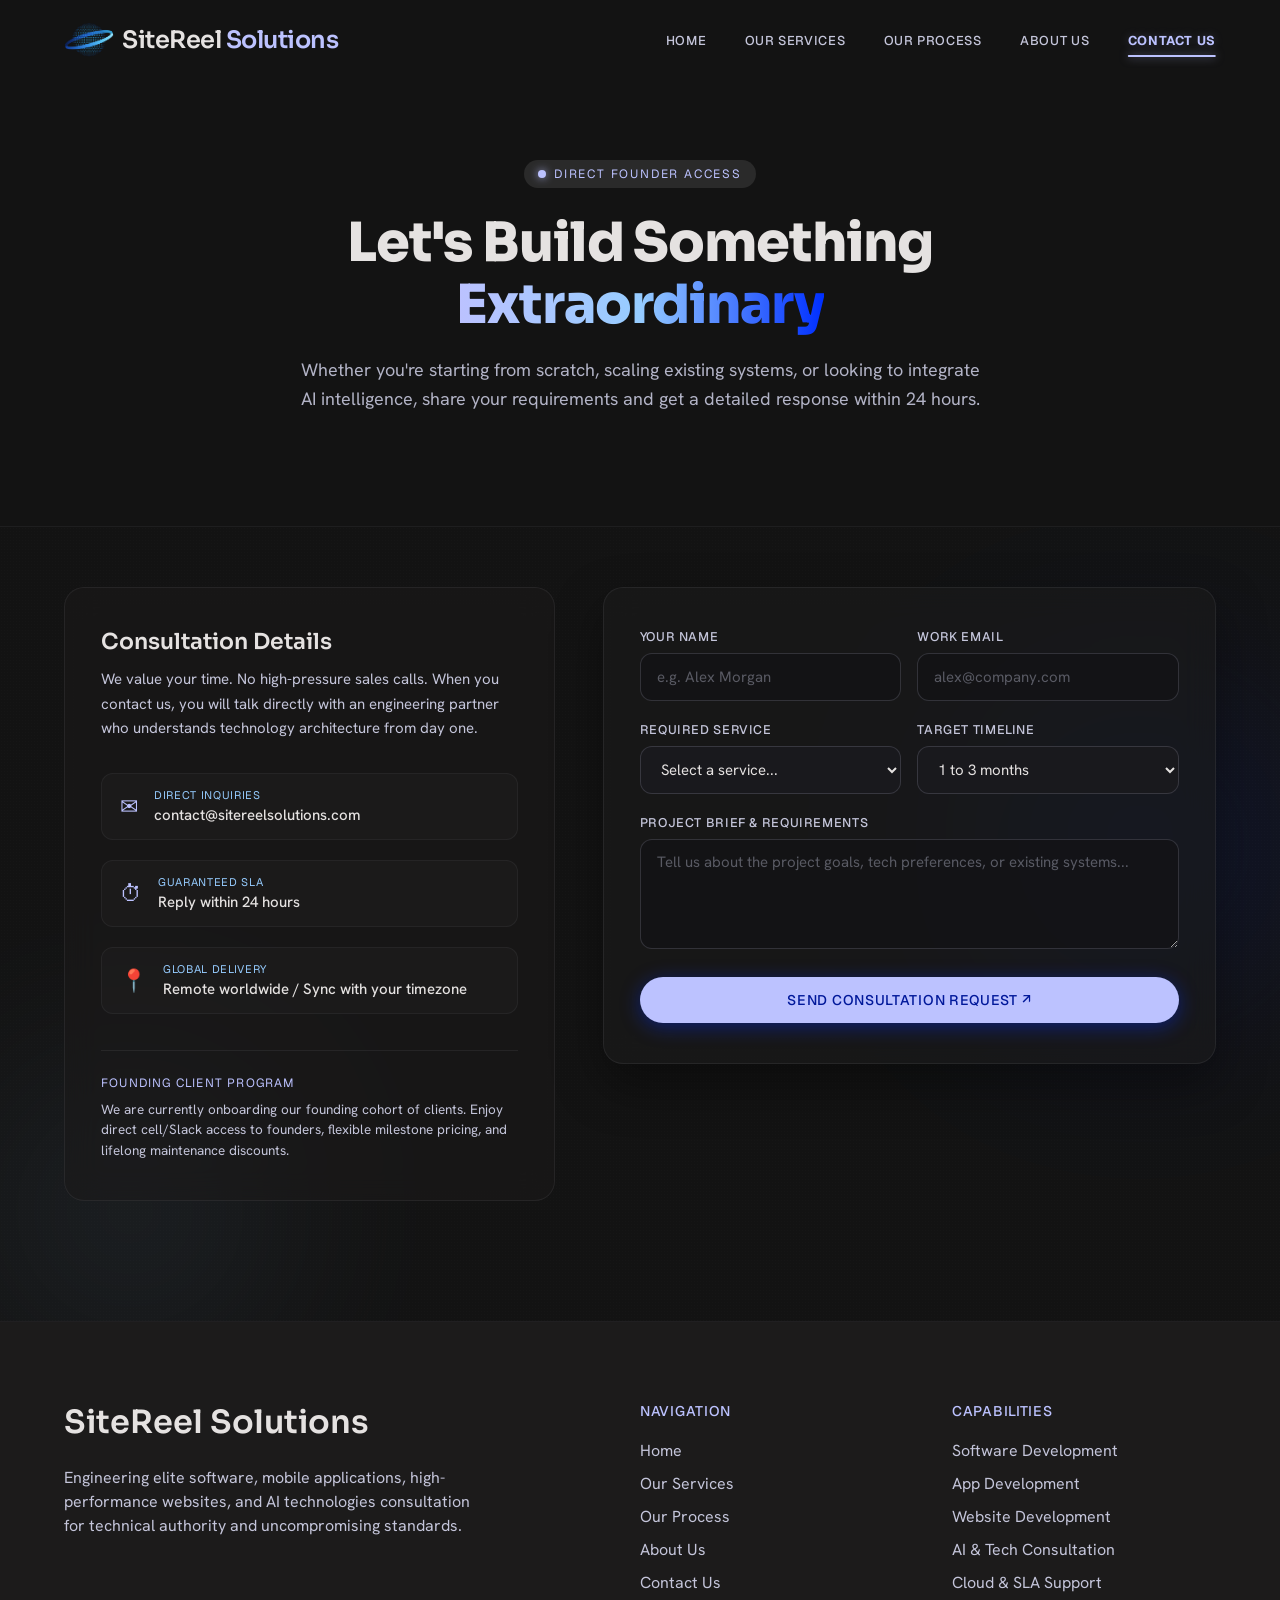
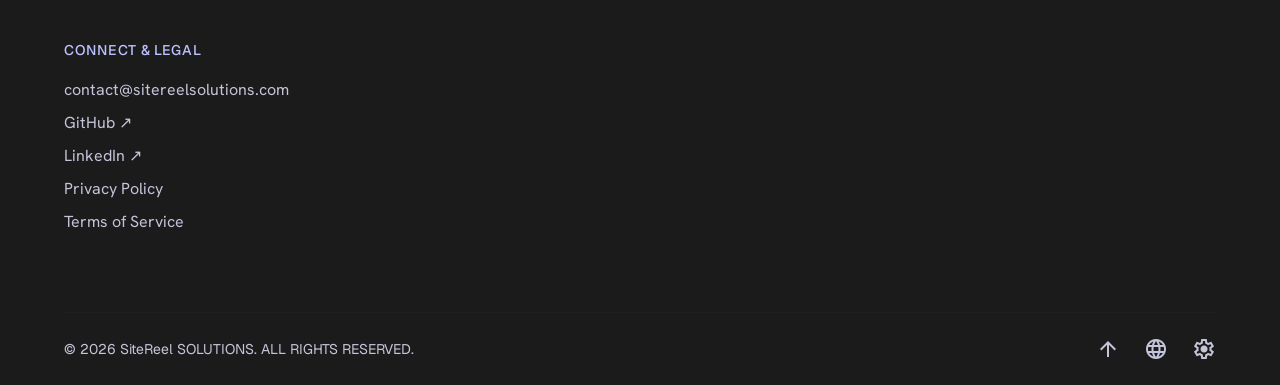
<file: contact.html>
<!DOCTYPE html>
<html lang="en">

<head>
    <meta charset="UTF-8">
    <meta name="viewport" content="width=device-width, initial-scale=1.0">

    <title>Contact & Consultation | SiteReel Solutions</title>

    <!-- Favicons -->
    <link rel="icon" type="image/x-icon" href="images/icon/favicon.ico">
    <link rel="icon" type="image/png" sizes="32x32" href="images/icon/sitereel_only_logo.png">
    <link rel="apple-touch-icon" sizes="180x180" href="images/icon/sitereel_only_logo.png">
    <link rel="shortcut icon" href="images/icon/favicon.ico">

    <!-- SEO & Social Meta -->
    <meta name="description" content="Request a consultation with SiteReel Solutions. Discuss custom software development, mobile apps, web engineering, or AI advisory directly with our founders.">
    <meta name="theme-color" content="#131313">
    <meta property="og:type" content="website">
    <meta property="og:title" content="Contact Us | SiteReel Solutions">
    <meta property="og:description" content="Schedule a technical consultation for your software, app, website, or AI project.">
    <meta property="og:image" content="images/icon/sitereel_logo_transparent_ori.png">

    <!-- Google Fonts -->
    <link href="https://fonts.googleapis.com/css2?family=Sora:wght@600;700;800&family=Hanken+Grotesk:wght@400;500&family=Geist:wght@400;500&display=swap" rel="stylesheet">

    <!-- Material Symbols -->
    <link href="https://fonts.googleapis.com/css2?family=Material+Symbols+Outlined:wght@100..700;1&display=swap" rel="stylesheet">

    <!-- CSS -->
    <link rel="stylesheet" href="style.css">
</head>

<body>

    <!-- ================= HEADER ================= -->
    <header id="header">
        <div class="header-container">
            <a href="index.html#hero" class="logo-container">
                <img src="images/icon/sitereel_only_logo.png" alt="SiteReel Solutions Logo">
                <span class="logo-text">
                    SiteReel <span>Solutions</span>
                </span>
            </a>

            <nav class="navigation">
                <a href="index.html#hero" class="nav-link">Home</a>
                <a href="services.html" class="nav-link">Our Services</a>
                <a href="index.html#process" class="nav-link">Our Process</a>
                <a href="about.html" class="nav-link">About Us</a>
                <a href="contact.html" class="nav-link active">Contact Us</a>
            </nav>

            <button class="menu-toggle" id="menuToggle" aria-label="Open navigation">
                <span></span>
                <span></span>
                <span></span>
            </button>
        </div>
    </header>

    <!-- ================= MAIN ================= -->
    <main>

        <!-- PAGE HERO -->
        <section class="page-hero">
            <div class="page-hero__inner">
                <div class="page-hero__badge">
                    <span></span>
                    <span>Direct Founder Access</span>
                </div>
                <h1 class="page-hero__title">
                    Let's Build Something <span class="gradient-text">Extraordinary</span>
                </h1>
                <p class="page-hero__subtitle">
                    Whether you're starting from scratch, scaling existing systems, or looking to integrate AI intelligence, share your requirements and get a detailed response within 24 hours.
                </p>
            </div>
        </section>

        <!-- CONTACT INTERACTION SECTION -->
        <section class="contact" style="border-top: none; padding-top: 60px;">
            <div class="contact__orb contact__orb--1" aria-hidden="true"></div>
            <div class="contact__orb contact__orb--2" aria-hidden="true"></div>
            <div class="contact__grain" aria-hidden="true"></div>

            <div class="contact__inner">
                <div class="contact__grid">

                    <!-- Info Column -->
                    <div class="contact__info-card">
                        <h2 class="contact__info-title">Consultation Details</h2>
                        <p class="contact__info-desc">
                            We value your time. No high-pressure sales calls. When you contact us, you will talk directly with an engineering partner who understands technology architecture from day one.
                        </p>

                        <div class="contact__channels">
                            <a href="mailto:contact@sitereelsolutions.com" class="contact-channel">
                                <span class="contact-channel__icon">✉</span>
                                <div>
                                    <span class="contact-channel__label">Direct Inquiries</span>
                                    <span class="contact-channel__val">contact@sitereelsolutions.com</span>
                                </div>
                            </a>

                            <div class="contact-channel">
                                <span class="contact-channel__icon">⏱</span>
                                <div>
                                    <span class="contact-channel__label">Guaranteed SLA</span>
                                    <span class="contact-channel__val">Reply within 24 hours</span>
                                </div>
                            </div>

                            <div class="contact-channel">
                                <span class="contact-channel__icon">📍</span>
                                <div>
                                    <span class="contact-channel__label">Global Delivery</span>
                                    <span class="contact-channel__val">Remote worldwide / Sync with your timezone</span>
                                </div>
                            </div>
                        </div>

                        <div class="contact__direct-chat">
                            <div class="contact__direct-title">Founding Client Program</div>
                            <p class="contact__direct-desc">
                                We are currently onboarding our founding cohort of clients. Enjoy direct cell/Slack access to founders, flexible milestone pricing, and lifelong maintenance discounts.
                            </p>
                        </div>
                    </div>

                    <!-- Form Column -->
                    <div class="contact__form-card">
                        <form id="consultation-form" class="contact-form">
                            <div class="form-row">
                                <div class="form-group">
                                    <label for="contact-name">Your Name</label>
                                    <input type="text" id="contact-name" name="name" class="form-input" placeholder="e.g. Alex Morgan" required autocomplete="name">
                                </div>
                                <div class="form-group">
                                    <label for="contact-email">Work Email</label>
                                    <input type="email" id="contact-email" name="email" class="form-input" placeholder="alex@company.com" required autocomplete="email">
                                </div>
                            </div>

                            <div class="form-row">
                                <div class="form-group">
                                    <label for="service-select">Required Service</label>
                                    <select id="service-select" name="service" class="form-select" required>
                                        <option value="">Select a service...</option>
                                        <option value="Software Development">Software Development</option>
                                        <option value="App Development">App Development</option>
                                        <option value="Website Development">Website Development</option>
                                        <option value="AI &amp; Technologies Consultation">AI &amp; Technologies Consultation</option>
                                        <option value="Cloud &amp; DevOps Infrastructure">Cloud &amp; DevOps Infrastructure</option>
                                        <option value="Product Support &amp; Maintenance">Product Support &amp; Maintenance</option>
                                    </select>
                                </div>

                                <div class="form-group">
                                    <label for="timeline-select">Target Timeline</label>
                                    <select id="timeline-select" name="timeline" class="form-select">
                                        <option value="Immediate (< 1 month)">Immediate (&lt; 1 month)</option>
                                        <option value="1 to 3 months" selected>1 to 3 months</option>
                                        <option value="3 to 6 months">3 to 6 months</option>
                                        <option value="Exploring / Advisory">Exploring / Advisory</option>
                                    </select>
                                </div>
                            </div>

                            <div class="form-group">
                                <label for="contact-message">Project Brief &amp; Requirements</label>
                                <textarea id="contact-message" name="message" class="form-textarea" placeholder="Tell us about the project goals, tech preferences, or existing systems..." required></textarea>
                            </div>

                            <button type="submit" class="primary-button form-submit-btn">
                                <span>Send Consultation Request ↗</span>
                            </button>

                            <div id="form-status" class="form-status" role="status" aria-live="polite"></div>
                        </form>
                    </div>

                </div>
            </div>
        </section>

    </main>

    <!-- ================= FOOTER ================= -->
    <footer>
        <div class="footer-container">
            <div class="footer-grid">
                <div class="footer-company">
                    <div class="footer-logo">SiteReel Solutions</div>
                    <p>Engineering elite software, mobile applications, high-performance websites, and AI technologies consultation for technical authority and uncompromising standards.</p>
                </div>

                <div class="footer-column">
                    <span class="footer-title">Navigation</span>
                    <a href="index.html#hero">Home</a>
                    <a href="services.html">Our Services</a>
                    <a href="index.html#process">Our Process</a>
                    <a href="about.html">About Us</a>
                    <a href="contact.html">Contact Us</a>
                </div>

                <div class="footer-column">
                    <span class="footer-title">Capabilities</span>
                    <a href="services.html#software">Software Development</a>
                    <a href="services.html#app">App Development</a>
                    <a href="services.html#website">Website Development</a>
                    <a href="services.html#ai">AI &amp; Tech Consultation</a>
                    <a href="services.html#support">Cloud &amp; SLA Support</a>
                </div>

                <div class="footer-column">
                    <span class="footer-title">Connect &amp; Legal</span>
                    <a href="mailto:contact@sitereelsolutions.com">contact@sitereelsolutions.com</a>
                    <a href="https://github.com/rakesh-mishra5719/sitereelsolutions" target="_blank" rel="noopener noreferrer">GitHub ↗</a>
                    <a href="https://linkedin.com" target="_blank" rel="noopener noreferrer">LinkedIn ↗</a>
                    <a href="privacy.html">Privacy Policy</a>
                    <a href="terms.html">Terms of Service</a>
                </div>
            </div>

            <div class="footer-bottom">
                <p>© 2026 SiteReel SOLUTIONS. ALL RIGHTS RESERVED.</p>
                <div class="footer-icons">
                    <a href="#" title="Return to top" style="display:flex;align-items:center;">
                        <span class="material-symbols-outlined">arrow_upward</span>
                    </a>
                    <span class="material-symbols-outlined">language</span>
                    <span class="material-symbols-outlined">settings</span>
                </div>
            </div>
        </div>
    </footer>

    <!-- JavaScript -->
    <script src="script.js"></script>
    <script>
        // Check URL params to pre-select service
        document.addEventListener('DOMContentLoaded', () => {
            const params = new URLSearchParams(window.location.search);
            const requestedService = params.get('service');
            if (requestedService) {
                const select = document.getElementById('service-select');
                if (select) {
                    for (let opt of select.options) {
                        if (opt.value.toLowerCase().includes(requestedService.toLowerCase())) {
                            opt.selected = true;
                            break;
                        }
                    }
                }
            }
        });
    </script>
</body>
</html>
</file>
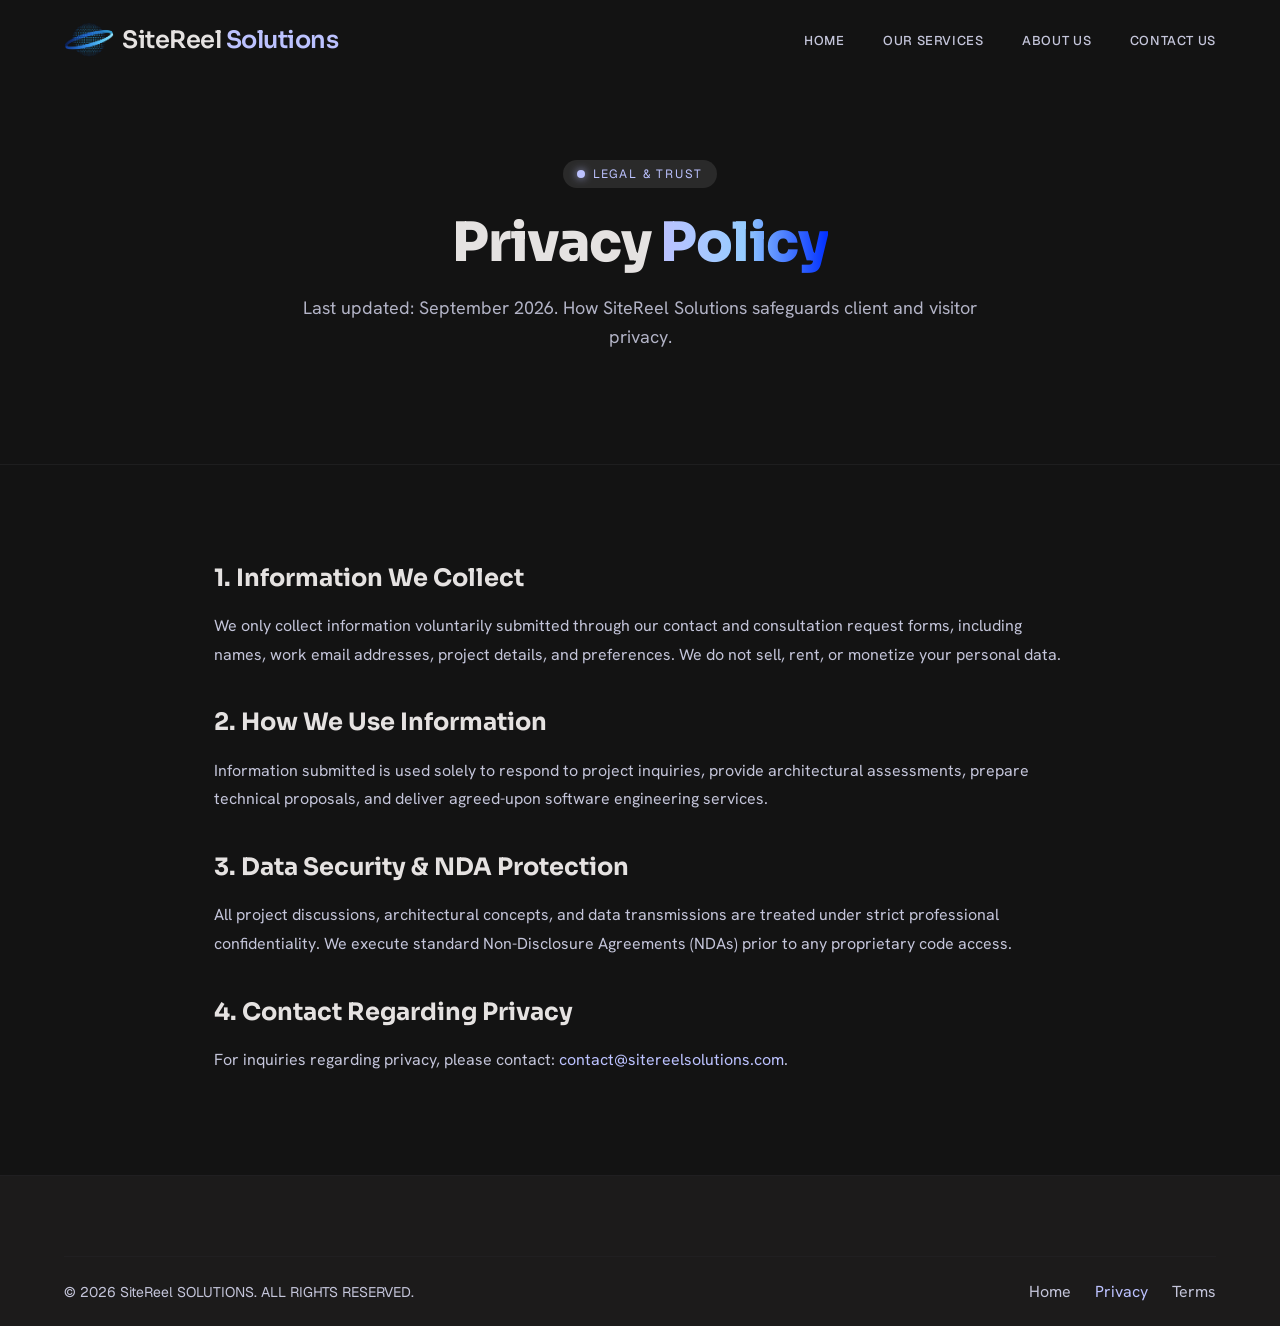
<file: privacy.html>
<!DOCTYPE html>
<html lang="en">
<head>
    <meta charset="UTF-8">
    <meta name="viewport" content="width=device-width, initial-scale=1.0">
    <title>Privacy Policy | SiteReel Solutions</title>
    <link rel="icon" type="image/x-icon" href="images/icon/favicon.ico">
    <link rel="icon" type="image/png" sizes="32x32" href="images/icon/sitereel_only_logo.png">
    <link href="https://fonts.googleapis.com/css2?family=Sora:wght@600;700&family=Hanken+Grotesk:wght@400;500&family=Geist:wght@400;500&display=swap" rel="stylesheet">
    <link rel="stylesheet" href="style.css">
</head>
<body>
    <header id="header">
        <div class="header-container">
            <a href="index.html#hero" class="logo-container">
                <img src="images/icon/sitereel_only_logo.png" alt="SiteReel Solutions Logo">
                <span class="logo-text">SiteReel <span>Solutions</span></span>
            </a>
            <nav class="navigation">
                <a href="index.html#hero" class="nav-link">Home</a>
                <a href="services.html" class="nav-link">Our Services</a>
                <a href="about.html" class="nav-link">About Us</a>
                <a href="contact.html" class="nav-link">Contact Us</a>
            </nav>
            <button class="menu-toggle" id="menuToggle" aria-label="Open navigation">
                <span></span><span></span><span></span>
            </button>
        </div>
    </header>
    <main>
        <section class="page-hero">
            <div class="page-hero__inner">
                <div class="page-hero__badge"><span></span><span>Legal &amp; Trust</span></div>
                <h1 class="page-hero__title">Privacy <span class="gradient-text">Policy</span></h1>
                <p class="page-hero__subtitle">Last updated: September 2026. How SiteReel Solutions safeguards client and visitor privacy.</p>
            </div>
        </section>
        <section style="max-width: 900px; margin: 0 auto; padding: 60px 24px 100px; line-height: 1.8; color: #c4c5da;">
            <h2 style="font-family:'Sora', sans-serif; color:#e5e2e1; margin: 32px 0 12px; font-size: 24px;">1. Information We Collect</h2>
            <p>We only collect information voluntarily submitted through our contact and consultation request forms, including names, work email addresses, project details, and preferences. We do not sell, rent, or monetize your personal data.</p>
            <h2 style="font-family:'Sora', sans-serif; color:#e5e2e1; margin: 32px 0 12px; font-size: 24px;">2. How We Use Information</h2>
            <p>Information submitted is used solely to respond to project inquiries, provide architectural assessments, prepare technical proposals, and deliver agreed-upon software engineering services.</p>
            <h2 style="font-family:'Sora', sans-serif; color:#e5e2e1; margin: 32px 0 12px; font-size: 24px;">3. Data Security &amp; NDA Protection</h2>
            <p>All project discussions, architectural concepts, and data transmissions are treated under strict professional confidentiality. We execute standard Non-Disclosure Agreements (NDAs) prior to any proprietary code access.</p>
            <h2 style="font-family:'Sora', sans-serif; color:#e5e2e1; margin: 32px 0 12px; font-size: 24px;">4. Contact Regarding Privacy</h2>
            <p>For inquiries regarding privacy, please contact: <a href="mailto:contact@sitereelsolutions.com" style="color: #bcc2ff;">contact@sitereelsolutions.com</a>.</p>
        </section>
    </main>
    <footer>
        <div class="footer-container">
            <div class="footer-bottom">
                <p>© 2026 SiteReel SOLUTIONS. ALL RIGHTS RESERVED.</p>
                <div class="footer-icons">
                    <a href="index.html" style="color:#c4c5da;">Home</a>
                    <a href="privacy.html" style="color:#bcc2ff;">Privacy</a>
                    <a href="terms.html" style="color:#c4c5da;">Terms</a>
                </div>
            </div>
        </div>
    </footer>
    <script src="script.js"></script>
</body>
</html>
</file>
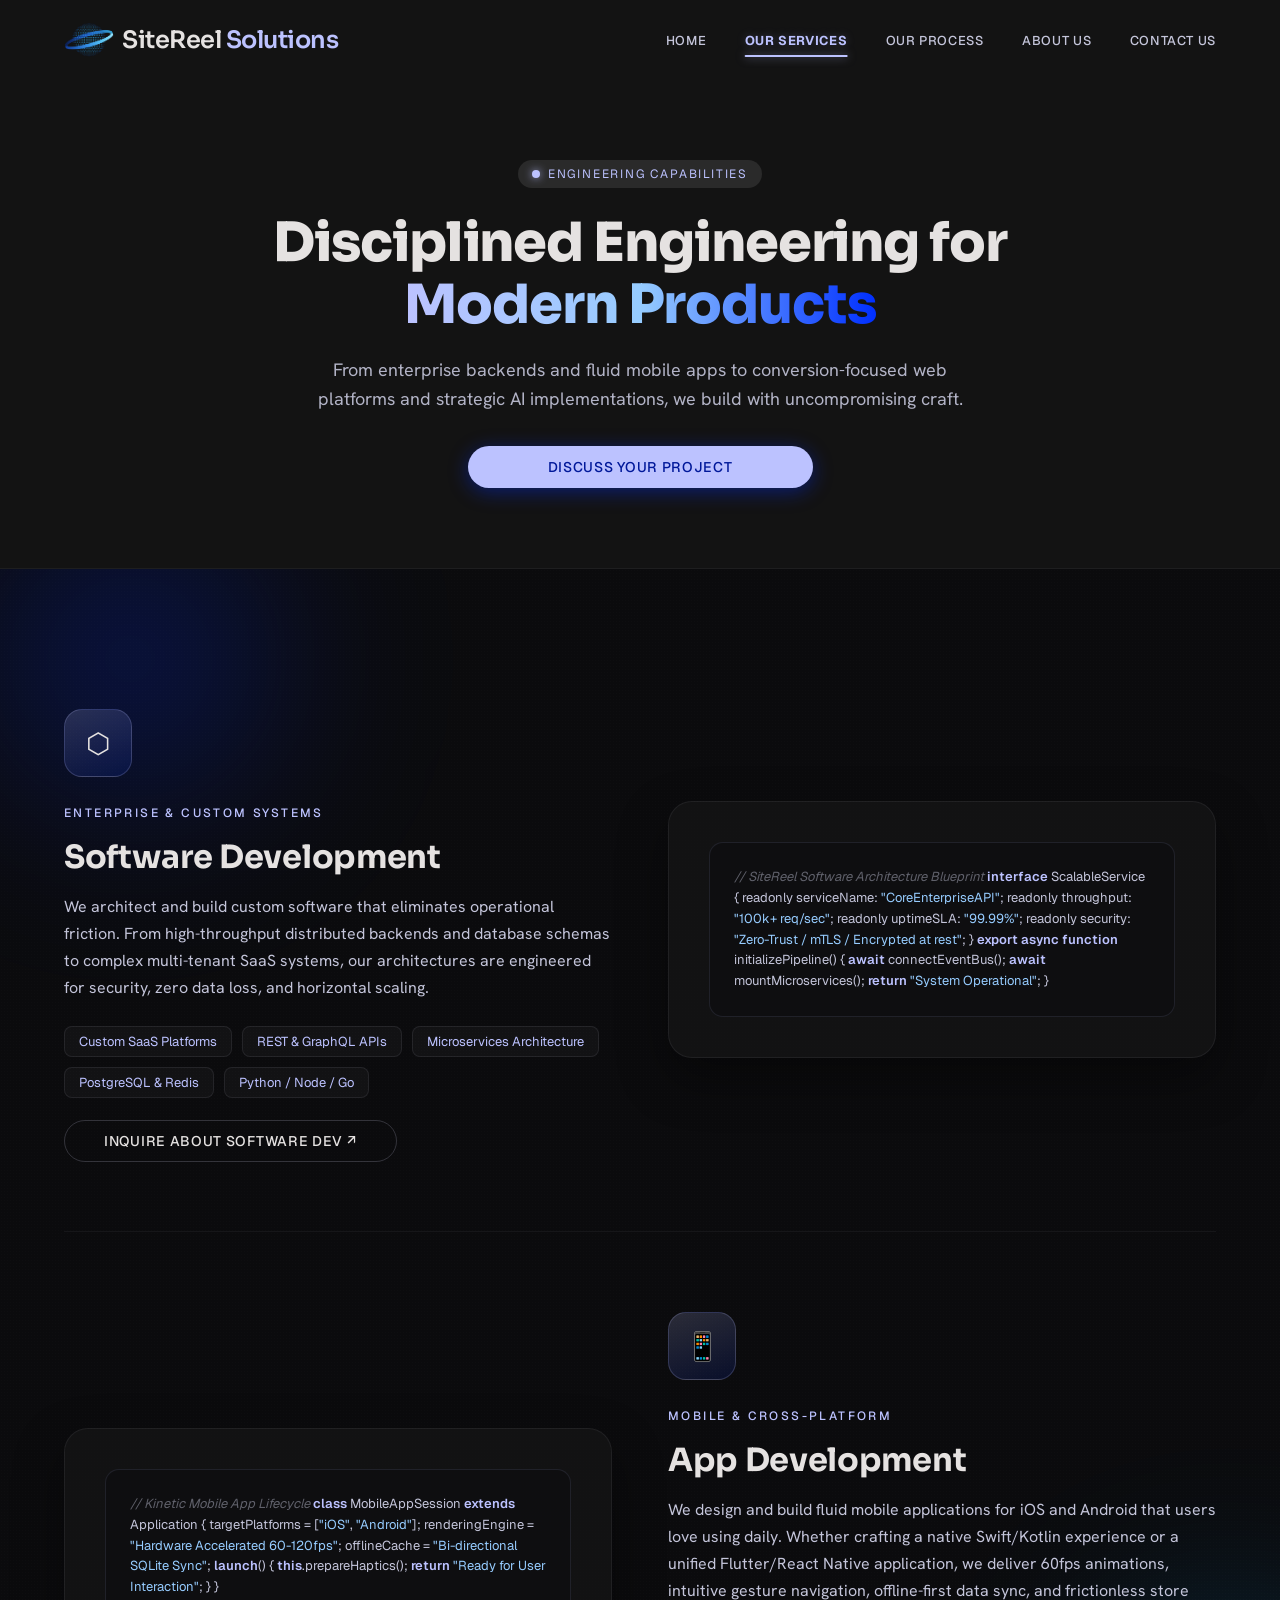
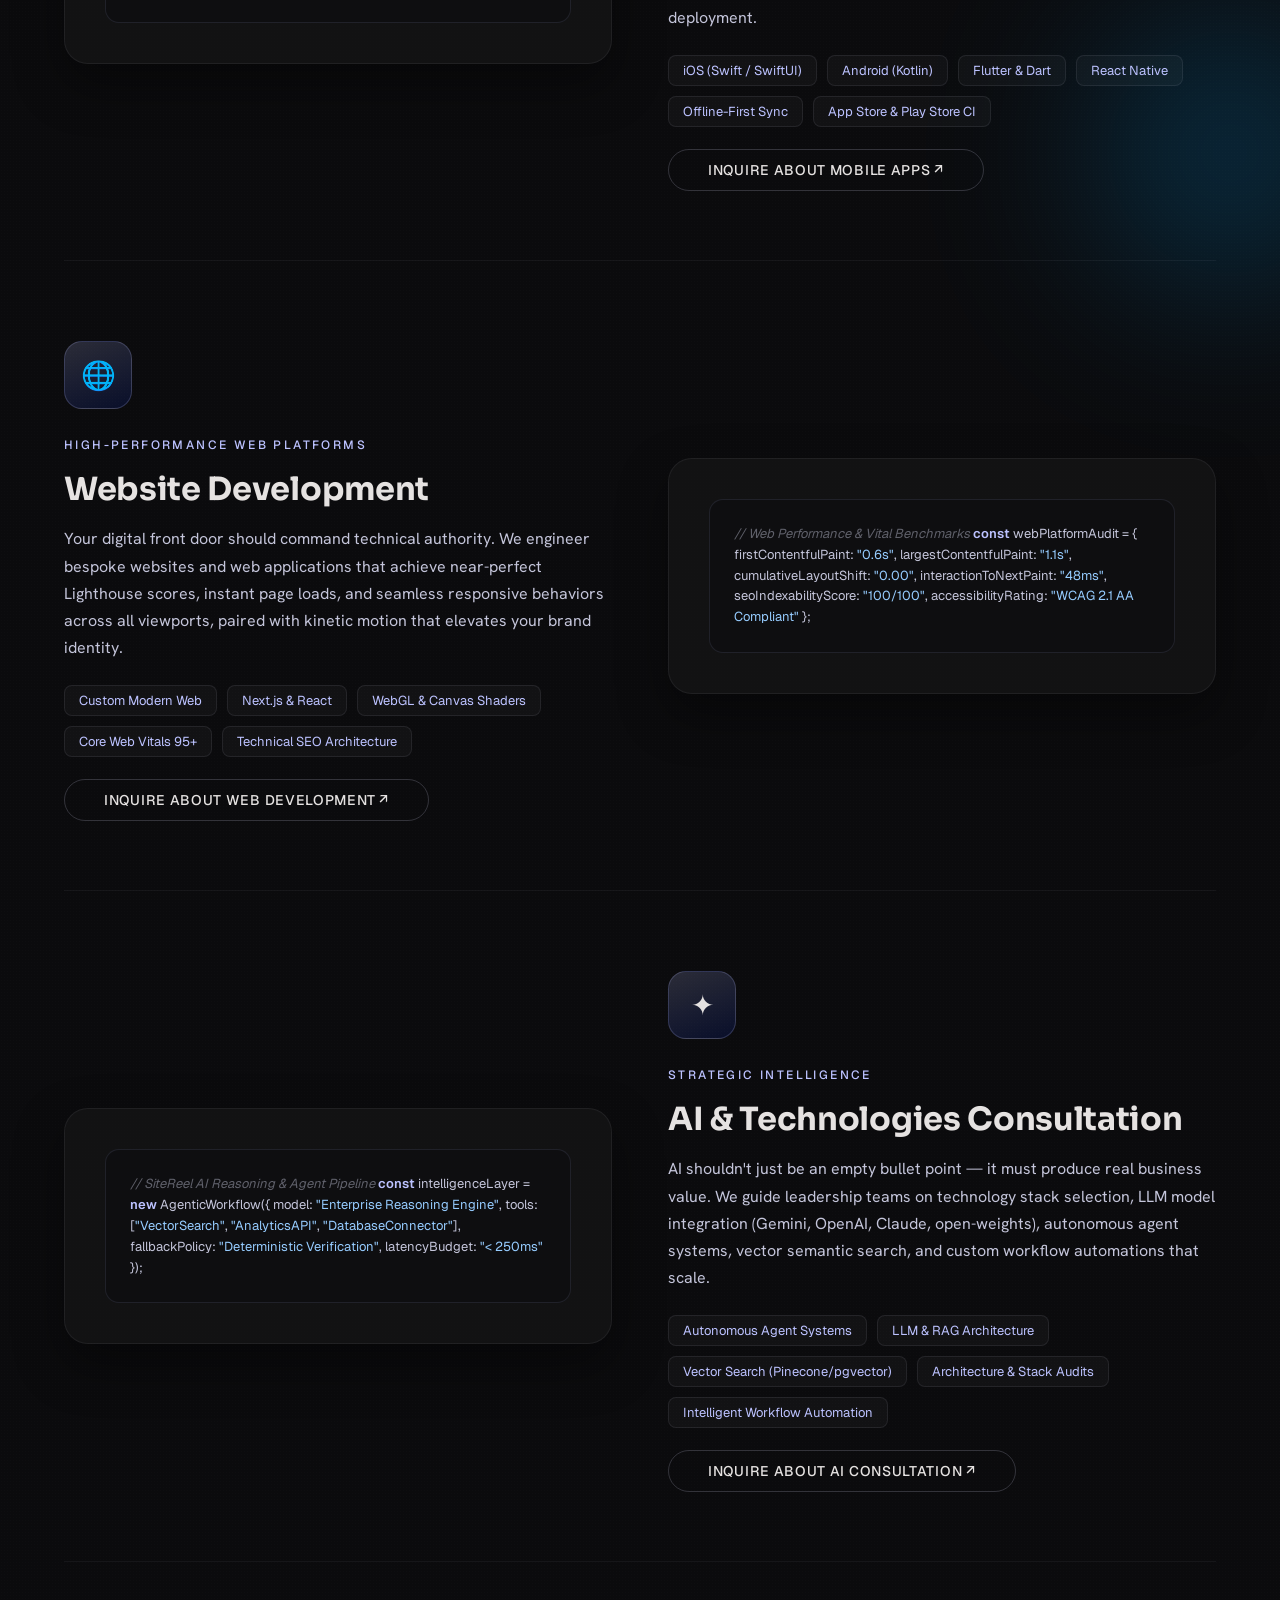
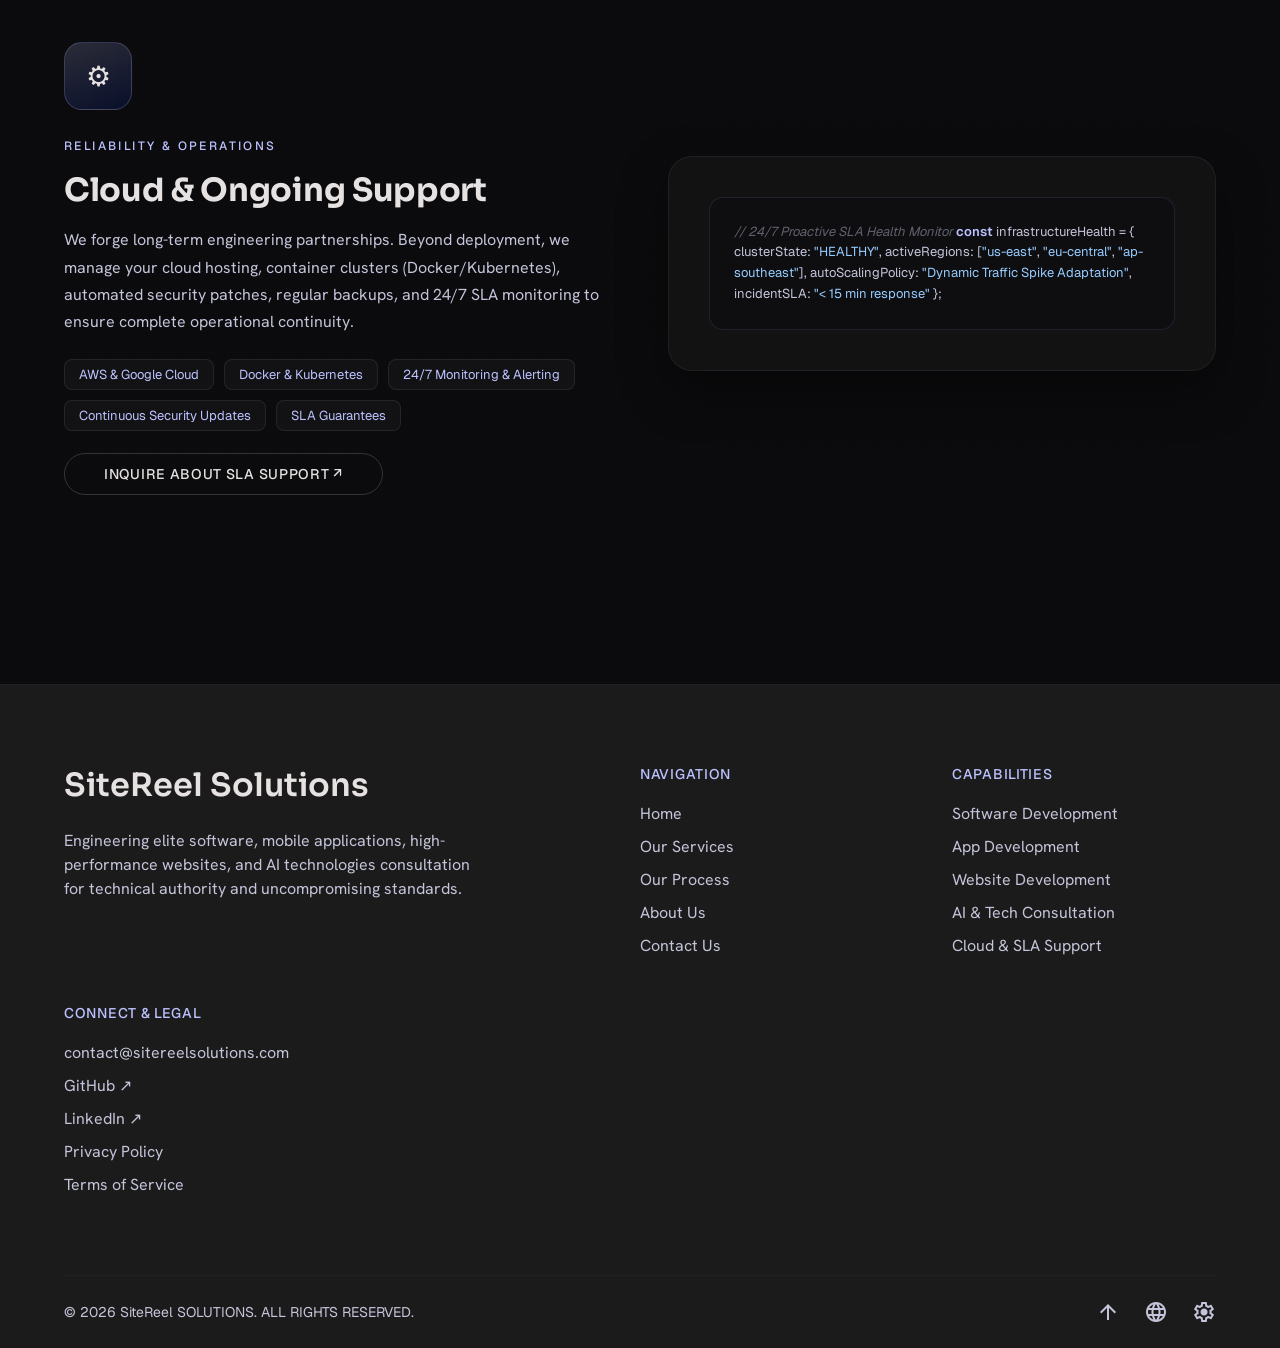
<file: services.html>
<!DOCTYPE html>
<html lang="en">

<head>
    <meta charset="UTF-8">
    <meta name="viewport" content="width=device-width, initial-scale=1.0">

    <title>Services | SiteReel Solutions — Software, App, Website & AI Consultation</title>

    <!-- Favicons -->
    <link rel="icon" type="image/x-icon" href="images/icon/favicon.ico">
    <link rel="icon" type="image/png" sizes="32x32" href="images/icon/sitereel_only_logo.png">
    <link rel="apple-touch-icon" sizes="180x180" href="images/icon/sitereel_only_logo.png">
    <link rel="shortcut icon" href="images/icon/favicon.ico">

    <!-- SEO & Social Meta -->
    <meta name="description" content="Explore SiteReel Solutions capabilities: custom software development, mobile app development, responsive websites, and AI technologies consultation.">
    <meta name="theme-color" content="#131313">
    <meta property="og:type" content="website">
    <meta property="og:title" content="Services | SiteReel Solutions">
    <meta property="og:description" content="Software Development, App Development, Website Development, and AI Technologies Consultation.">
    <meta property="og:image" content="images/icon/sitereel_logo_transparent_ori.png">

    <!-- Google Fonts -->
    <link href="https://fonts.googleapis.com/css2?family=Sora:wght@600;700;800&family=Hanken+Grotesk:wght@400;500&family=Geist:wght@400;500&display=swap" rel="stylesheet">

    <!-- Material Symbols -->
    <link href="https://fonts.googleapis.com/css2?family=Material+Symbols+Outlined:wght@100..700;1&display=swap" rel="stylesheet">

    <!-- CSS -->
    <link rel="stylesheet" href="style.css">
</head>

<body>

    <!-- ================= HEADER ================= -->
    <header id="header">
        <div class="header-container">
            <a href="index.html#hero" class="logo-container">
                <img src="images/icon/sitereel_only_logo.png" alt="SiteReel Solutions Logo">
                <span class="logo-text">
                    SiteReel <span>Solutions</span>
                </span>
            </a>

            <nav class="navigation">
                <a href="index.html#hero" class="nav-link">Home</a>
                <a href="services.html" class="nav-link active">Our Services</a>
                <a href="index.html#process" class="nav-link">Our Process</a>
                <a href="about.html" class="nav-link">About Us</a>
                <a href="contact.html" class="nav-link">Contact Us</a>
            </nav>

            <button class="menu-toggle" id="menuToggle" aria-label="Open navigation">
                <span></span>
                <span></span>
                <span></span>
            </button>
        </div>
    </header>

    <!-- ================= MAIN ================= -->
    <main>

        <!-- PAGE HERO -->
        <section class="page-hero">
            <div class="page-hero__inner">
                <div class="page-hero__badge">
                    <span></span>
                    <span>Engineering Capabilities</span>
                </div>
                <h1 class="page-hero__title">
                    Disciplined Engineering for <span class="gradient-text">Modern Products</span>
                </h1>
                <p class="page-hero__subtitle">
                    From enterprise backends and fluid mobile apps to conversion-focused web platforms and strategic AI implementations, we build with uncompromising craft.
                </p>
                <div class="hero-buttons">
                    <a href="contact.html" class="primary-button">
                        <span>Discuss Your Project</span>
                    </a>
                </div>
            </div>
        </section>

        <!-- DETAILED SERVICES SECTION -->
        <section class="services" style="padding-top: 60px;">
            <div class="services__orb services__orb--1" aria-hidden="true"></div>
            <div class="services__orb services__orb--2" aria-hidden="true"></div>
            <div class="services__grain" aria-hidden="true"></div>

            <div class="services__inner">

                <!-- 1. SOFTWARE DEVELOPMENT -->
                <article id="software" class="service-detail">
                    <div class="service-detail__grid">
                        <div class="service-detail__content">
                            <div class="service-detail__icon-box">⬡</div>
                            <span class="services__eyebrow">Enterprise &amp; Custom Systems</span>
                            <h2 class="service-detail__title">Software Development</h2>
                            <p class="service-detail__desc">
                                We architect and build custom software that eliminates operational friction. From high-throughput distributed backends and database schemas to complex multi-tenant SaaS systems, our architectures are engineered for security, zero data loss, and horizontal scaling.
                            </p>
                            <div class="service-detail__tags">
                                <span class="tech-tag">Custom SaaS Platforms</span>
                                <span class="tech-tag">REST &amp; GraphQL APIs</span>
                                <span class="tech-tag">Microservices Architecture</span>
                                <span class="tech-tag">PostgreSQL &amp; Redis</span>
                                <span class="tech-tag">Python / Node / Go</span>
                            </div>
                            <a href="contact.html?service=Software+Development" class="secondary-button">
                                Inquire About Software Dev ↗
                            </a>
                        </div>
                        <div class="service-detail__visual">
                            <div class="code-preview">
<span class="comment">// SiteReel Software Architecture Blueprint</span>
<span class="keyword">interface</span> ScalableService {
  readonly serviceName: <span class="string">"CoreEnterpriseAPI"</span>;
  readonly throughput: <span class="string">"100k+ req/sec"</span>;
  readonly uptimeSLA: <span class="string">"99.99%"</span>;
  readonly security: <span class="string">"Zero-Trust / mTLS / Encrypted at rest"</span>;
}

<span class="keyword">export async function</span> initializePipeline() {
  <span class="keyword">await</span> connectEventBus();
  <span class="keyword">await</span> mountMicroservices();
  <span class="keyword">return</span> <span class="string">"System Operational"</span>;
}</div>
                        </div>
                    </div>
                </article>

                <!-- 2. APP DEVELOPMENT -->
                <article id="app" class="service-detail">
                    <div class="service-detail__grid service-detail__grid--reversed">
                        <div class="service-detail__content">
                            <div class="service-detail__icon-box">📱</div>
                            <span class="services__eyebrow">Mobile &amp; Cross-Platform</span>
                            <h2 class="service-detail__title">App Development</h2>
                            <p class="service-detail__desc">
                                We design and build fluid mobile applications for iOS and Android that users love using daily. Whether crafting a native Swift/Kotlin experience or a unified Flutter/React Native application, we deliver 60fps animations, intuitive gesture navigation, offline-first data sync, and frictionless store deployment.
                            </p>
                            <div class="service-detail__tags">
                                <span class="tech-tag">iOS (Swift / SwiftUI)</span>
                                <span class="tech-tag">Android (Kotlin)</span>
                                <span class="tech-tag">Flutter &amp; Dart</span>
                                <span class="tech-tag">React Native</span>
                                <span class="tech-tag">Offline-First Sync</span>
                                <span class="tech-tag">App Store &amp; Play Store CI</span>
                            </div>
                            <a href="contact.html?service=App+Development" class="secondary-button">
                                Inquire About Mobile Apps ↗
                            </a>
                        </div>
                        <div class="service-detail__visual">
                            <div class="code-preview">
<span class="comment">// Kinetic Mobile App Lifecycle</span>
<span class="keyword">class</span> MobileAppSession <span class="keyword">extends</span> Application {
  targetPlatforms = [<span class="string">"iOS"</span>, <span class="string">"Android"</span>];
  renderingEngine = <span class="string">"Hardware Accelerated 60-120fps"</span>;
  offlineCache = <span class="string">"Bi-directional SQLite Sync"</span>;

  <span class="keyword">launch</span>() {
    <span class="keyword">this</span>.prepareHaptics();
    <span class="keyword">return</span> <span class="string">"Ready for User Interaction"</span>;
  }
}</div>
                        </div>
                    </div>
                </article>

                <!-- 3. WEBSITE DEVELOPMENT -->
                <article id="website" class="service-detail">
                    <div class="service-detail__grid">
                        <div class="service-detail__content">
                            <div class="service-detail__icon-box">🌐</div>
                            <span class="services__eyebrow">High-Performance Web Platforms</span>
                            <h2 class="service-detail__title">Website Development</h2>
                            <p class="service-detail__desc">
                                Your digital front door should command technical authority. We engineer bespoke websites and web applications that achieve near-perfect Lighthouse scores, instant page loads, and seamless responsive behaviors across all viewports, paired with kinetic motion that elevates your brand identity.
                            </p>
                            <div class="service-detail__tags">
                                <span class="tech-tag">Custom Modern Web</span>
                                <span class="tech-tag">Next.js &amp; React</span>
                                <span class="tech-tag">WebGL &amp; Canvas Shaders</span>
                                <span class="tech-tag">Core Web Vitals 95+</span>
                                <span class="tech-tag">Technical SEO Architecture</span>
                            </div>
                            <a href="contact.html?service=Website+Development" class="secondary-button">
                                Inquire About Web Development ↗
                            </a>
                        </div>
                        <div class="service-detail__visual">
                            <div class="code-preview">
<span class="comment">// Web Performance & Vital Benchmarks</span>
<span class="keyword">const</span> webPlatformAudit = {
  firstContentfulPaint: <span class="string">"0.6s"</span>,
  largestContentfulPaint: <span class="string">"1.1s"</span>,
  cumulativeLayoutShift: <span class="string">"0.00"</span>,
  interactionToNextPaint: <span class="string">"48ms"</span>,
  seoIndexabilityScore: <span class="string">"100/100"</span>,
  accessibilityRating: <span class="string">"WCAG 2.1 AA Compliant"</span>
};</div>
                        </div>
                    </div>
                </article>

                <!-- 4. AI & TECHNOLOGIES CONSULTATION -->
                <article id="ai" class="service-detail">
                    <div class="service-detail__grid service-detail__grid--reversed">
                        <div class="service-detail__content">
                            <div class="service-detail__icon-box">✦</div>
                            <span class="services__eyebrow">Strategic Intelligence</span>
                            <h2 class="service-detail__title">AI &amp; Technologies Consultation</h2>
                            <p class="service-detail__desc">
                                AI shouldn't just be an empty bullet point — it must produce real business value. We guide leadership teams on technology stack selection, LLM model integration (Gemini, OpenAI, Claude, open-weights), autonomous agent systems, vector semantic search, and custom workflow automations that scale.
                            </p>
                            <div class="service-detail__tags">
                                <span class="tech-tag">Autonomous Agent Systems</span>
                                <span class="tech-tag">LLM &amp; RAG Architecture</span>
                                <span class="tech-tag">Vector Search (Pinecone/pgvector)</span>
                                <span class="tech-tag">Architecture &amp; Stack Audits</span>
                                <span class="tech-tag">Intelligent Workflow Automation</span>
                            </div>
                            <a href="contact.html?service=AI+%26+Technologies+Consultation" class="secondary-button">
                                Inquire About AI Consultation ↗
                            </a>
                        </div>
                        <div class="service-detail__visual">
                            <div class="code-preview">
<span class="comment">// SiteReel AI Reasoning & Agent Pipeline</span>
<span class="keyword">const</span> intelligenceLayer = <span class="keyword">new</span> AgenticWorkflow({
  model: <span class="string">"Enterprise Reasoning Engine"</span>,
  tools: [<span class="string">"VectorSearch"</span>, <span class="string">"AnalyticsAPI"</span>, <span class="string">"DatabaseConnector"</span>],
  fallbackPolicy: <span class="string">"Deterministic Verification"</span>,
  latencyBudget: <span class="string">"&lt; 250ms"</span>
});</div>
                        </div>
                    </div>
                </article>

                <!-- 5. CLOUD & SLA SUPPORT -->
                <article id="support" class="service-detail">
                    <div class="service-detail__grid">
                        <div class="service-detail__content">
                            <div class="service-detail__icon-box">⚙</div>
                            <span class="services__eyebrow">Reliability &amp; Operations</span>
                            <h2 class="service-detail__title">Cloud &amp; Ongoing Support</h2>
                            <p class="service-detail__desc">
                                We forge long-term engineering partnerships. Beyond deployment, we manage your cloud hosting, container clusters (Docker/Kubernetes), automated security patches, regular backups, and 24/7 SLA monitoring to ensure complete operational continuity.
                            </p>
                            <div class="service-detail__tags">
                                <span class="tech-tag">AWS &amp; Google Cloud</span>
                                <span class="tech-tag">Docker &amp; Kubernetes</span>
                                <span class="tech-tag">24/7 Monitoring &amp; Alerting</span>
                                <span class="tech-tag">Continuous Security Updates</span>
                                <span class="tech-tag">SLA Guarantees</span>
                            </div>
                            <a href="contact.html?service=Product+Support+%26+Maintenance" class="secondary-button">
                                Inquire About SLA Support ↗
                            </a>
                        </div>
                        <div class="service-detail__visual">
                            <div class="code-preview">
<span class="comment">// 24/7 Proactive SLA Health Monitor</span>
<span class="keyword">const</span> infrastructureHealth = {
  clusterState: <span class="string">"HEALTHY"</span>,
  activeRegions: [<span class="string">"us-east"</span>, <span class="string">"eu-central"</span>, <span class="string">"ap-southeast"</span>],
  autoScalingPolicy: <span class="string">"Dynamic Traffic Spike Adaptation"</span>,
  incidentSLA: <span class="string">"&lt; 15 min response"</span>
};</div>
                        </div>
                    </div>
                </article>

            </div>
        </section>

    </main>

    <!-- ================= FOOTER ================= -->
    <footer>
        <div class="footer-container">
            <div class="footer-grid">
                <div class="footer-company">
                    <div class="footer-logo">SiteReel Solutions</div>
                    <p>Engineering elite software, mobile applications, high-performance websites, and AI technologies consultation for technical authority and uncompromising standards.</p>
                </div>

                <div class="footer-column">
                    <span class="footer-title">Navigation</span>
                    <a href="index.html#hero">Home</a>
                    <a href="services.html">Our Services</a>
                    <a href="index.html#process">Our Process</a>
                    <a href="about.html">About Us</a>
                    <a href="contact.html">Contact Us</a>
                </div>

                <div class="footer-column">
                    <span class="footer-title">Capabilities</span>
                    <a href="services.html#software">Software Development</a>
                    <a href="services.html#app">App Development</a>
                    <a href="services.html#website">Website Development</a>
                    <a href="services.html#ai">AI &amp; Tech Consultation</a>
                    <a href="services.html#support">Cloud &amp; SLA Support</a>
                </div>

                <div class="footer-column">
                    <span class="footer-title">Connect &amp; Legal</span>
                    <a href="mailto:contact@sitereelsolutions.com">contact@sitereelsolutions.com</a>
                    <a href="https://github.com/rakesh-mishra5719/sitereelsolutions" target="_blank" rel="noopener noreferrer">GitHub ↗</a>
                    <a href="https://linkedin.com" target="_blank" rel="noopener noreferrer">LinkedIn ↗</a>
                    <a href="privacy.html">Privacy Policy</a>
                    <a href="terms.html">Terms of Service</a>
                </div>
            </div>

            <div class="footer-bottom">
                <p>© 2026 SiteReel SOLUTIONS. ALL RIGHTS RESERVED.</p>
                <div class="footer-icons">
                    <a href="#" title="Return to top" style="display:flex;align-items:center;">
                        <span class="material-symbols-outlined">arrow_upward</span>
                    </a>
                    <span class="material-symbols-outlined">language</span>
                    <span class="material-symbols-outlined">settings</span>
                </div>
            </div>
        </div>
    </footer>

    <!-- JavaScript -->
    <script src="script.js"></script>
</body>
</html>
</file>
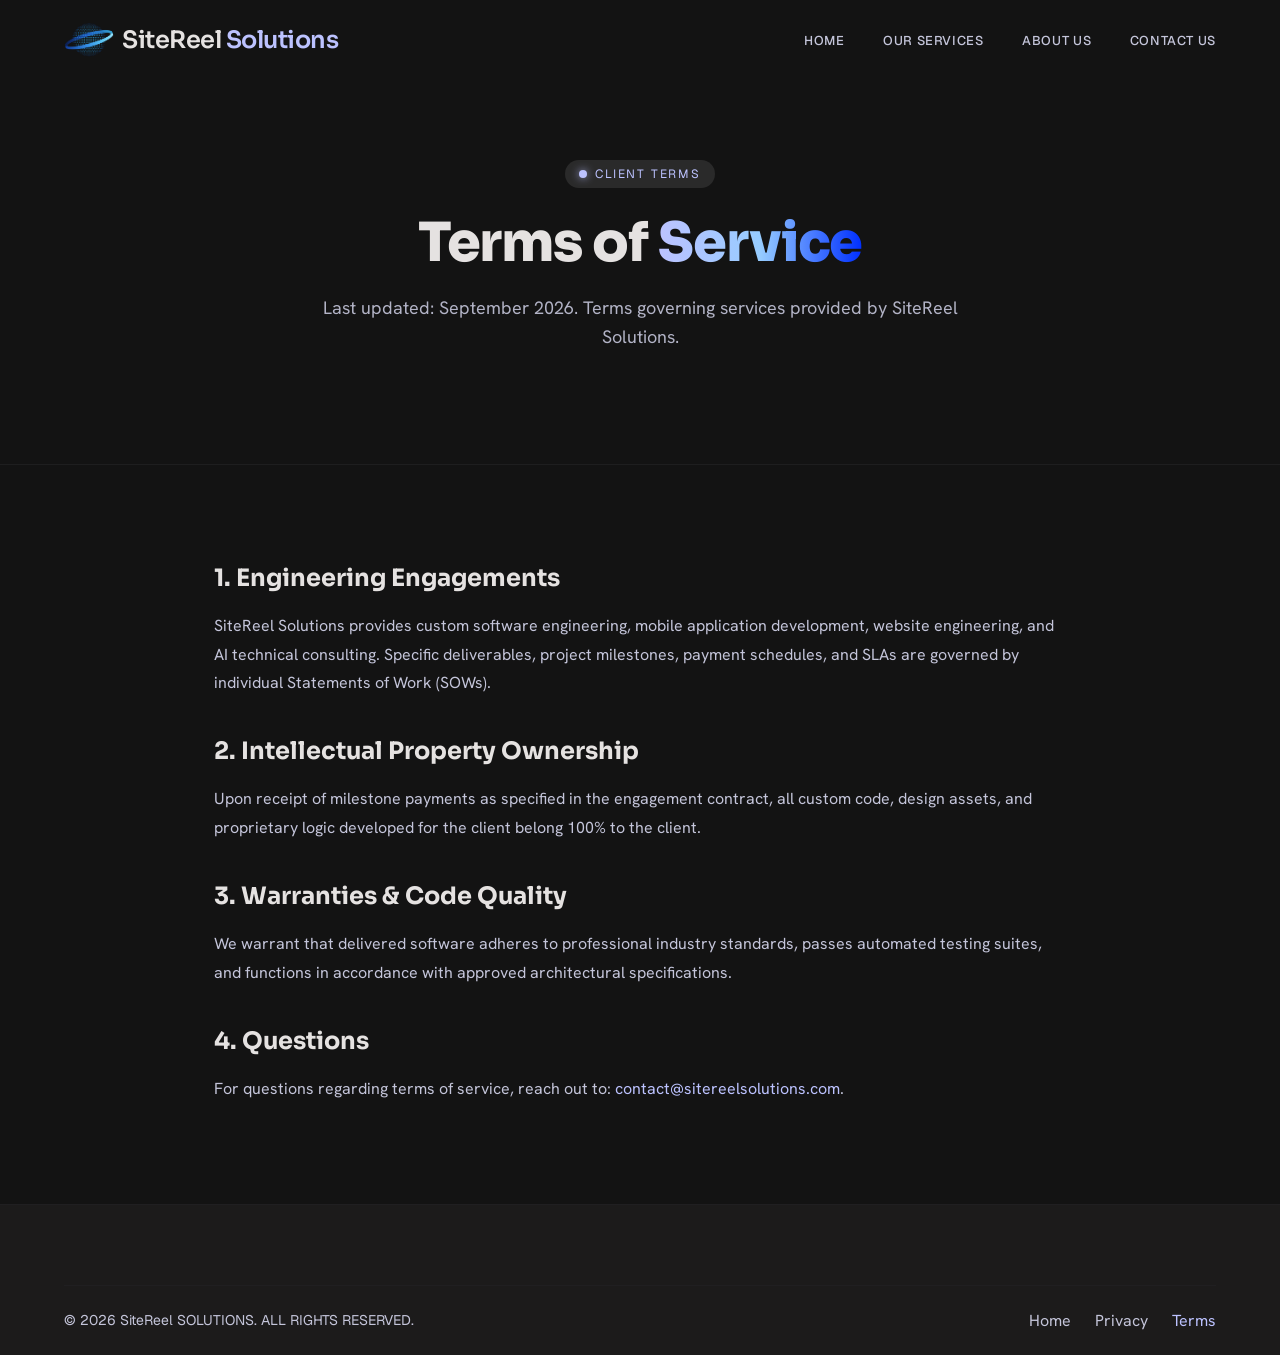
<file: terms.html>
<!DOCTYPE html>
<html lang="en">
<head>
    <meta charset="UTF-8">
    <meta name="viewport" content="width=device-width, initial-scale=1.0">
    <title>Terms of Service | SiteReel Solutions</title>
    <link rel="icon" type="image/x-icon" href="images/icon/favicon.ico">
    <link rel="icon" type="image/png" sizes="32x32" href="images/icon/sitereel_only_logo.png">
    <link href="https://fonts.googleapis.com/css2?family=Sora:wght@600;700&family=Hanken+Grotesk:wght@400;500&family=Geist:wght@400;500&display=swap" rel="stylesheet">
    <link rel="stylesheet" href="style.css">
</head>
<body>
    <header id="header">
        <div class="header-container">
            <a href="index.html#hero" class="logo-container">
                <img src="images/icon/sitereel_only_logo.png" alt="SiteReel Solutions Logo">
                <span class="logo-text">SiteReel <span>Solutions</span></span>
            </a>
            <nav class="navigation">
                <a href="index.html#hero" class="nav-link">Home</a>
                <a href="services.html" class="nav-link">Our Services</a>
                <a href="about.html" class="nav-link">About Us</a>
                <a href="contact.html" class="nav-link">Contact Us</a>
            </nav>
            <button class="menu-toggle" id="menuToggle" aria-label="Open navigation">
                <span></span><span></span><span></span>
            </button>
        </div>
    </header>
    <main>
        <section class="page-hero">
            <div class="page-hero__inner">
                <div class="page-hero__badge"><span></span><span>Client Terms</span></div>
                <h1 class="page-hero__title">Terms of <span class="gradient-text">Service</span></h1>
                <p class="page-hero__subtitle">Last updated: September 2026. Terms governing services provided by SiteReel Solutions.</p>
            </div>
        </section>
        <section style="max-width: 900px; margin: 0 auto; padding: 60px 24px 100px; line-height: 1.8; color: #c4c5da;">
            <h2 style="font-family:'Sora', sans-serif; color:#e5e2e1; margin: 32px 0 12px; font-size: 24px;">1. Engineering Engagements</h2>
            <p>SiteReel Solutions provides custom software engineering, mobile application development, website engineering, and AI technical consulting. Specific deliverables, project milestones, payment schedules, and SLAs are governed by individual Statements of Work (SOWs).</p>
            <h2 style="font-family:'Sora', sans-serif; color:#e5e2e1; margin: 32px 0 12px; font-size: 24px;">2. Intellectual Property Ownership</h2>
            <p>Upon receipt of milestone payments as specified in the engagement contract, all custom code, design assets, and proprietary logic developed for the client belong 100% to the client.</p>
            <h2 style="font-family:'Sora', sans-serif; color:#e5e2e1; margin: 32px 0 12px; font-size: 24px;">3. Warranties &amp; Code Quality</h2>
            <p>We warrant that delivered software adheres to professional industry standards, passes automated testing suites, and functions in accordance with approved architectural specifications.</p>
            <h2 style="font-family:'Sora', sans-serif; color:#e5e2e1; margin: 32px 0 12px; font-size: 24px;">4. Questions</h2>
            <p>For questions regarding terms of service, reach out to: <a href="mailto:contact@sitereelsolutions.com" style="color: #bcc2ff;">contact@sitereelsolutions.com</a>.</p>
        </section>
    </main>
    <footer>
        <div class="footer-container">
            <div class="footer-bottom">
                <p>© 2026 SiteReel SOLUTIONS. ALL RIGHTS RESERVED.</p>
                <div class="footer-icons">
                    <a href="index.html" style="color:#c4c5da;">Home</a>
                    <a href="privacy.html" style="color:#c4c5da;">Privacy</a>
                    <a href="terms.html" style="color:#bcc2ff;">Terms</a>
                </div>
            </div>
        </div>
    </footer>
    <script src="script.js"></script>
</body>
</html>
</file>
<file: style.css>
/* =========================================================
   GLOBAL
========================================================= */

* {
    margin: 0;
    padding: 0;
    box-sizing: border-box;
}

html {
    scroll-behavior: smooth;
}

body {
    background: #131313;
    color: #e5e2e1;
    font-family: "Hanken Grotesk", sans-serif;
    overflow-x: hidden;
}

body::-webkit-scrollbar {
    display: none;
}

a {
    text-decoration: none;
    color: inherit;
}

button {
    font-family: inherit;
    border: none;
    cursor: pointer;
}


/* =========================================================
   HEADER
========================================================= */

header {
    position: fixed;
    top: 0;
    left: 0;

    width: 100%;
    height: 80px;

    z-index: 100;

    background: transparent;

    transition:
        background 0.3s ease,
        backdrop-filter 0.3s ease,
        box-shadow 0.3s ease;
}

header.scrolled {
    background: rgba(19, 19, 19, 0.9);
    backdrop-filter: blur(20px);

    box-shadow:
        0 4px 30px rgba(0, 0, 0, 0.5);
}


.header-container {
    width: 100%;
    max-width: 1280px;

    height: 100%;

    margin: auto;
    padding: 0 64px;

    display: flex;
    align-items: center;
    justify-content: space-between;
}


/* =========================================================
   LOGO
========================================================= */

.logo-container {
    display: flex;
    align-items: center;

    gap: 8px;

}


.logo-container img {
    width: 50px;
    height: auto;

    object-fit: contain;
    object-position: center;

    display: block;

    flex-shrink: 0;
    border-radius: 50%;
}


.logo-text {
    font-family: "Sora", sans-serif;

    font-size: 24px;
    font-weight: 600;

    color: #e5e2e1;

    letter-spacing: -0.02em;
}


.logo-text span {
    color: #bcc2ff;
}

/* =========================================================
   NAVIGATION
========================================================= */

.navigation {
    display: flex;
    align-items: center;
    justify-content: center;

    gap: clamp(20px, 3vw, 48px);

    flex-shrink: 1;
}

.nav-link {
    position: relative;

    display: inline-block;

    padding: 8px 0;

    font-family: "Geist", sans-serif;

    font-size: clamp(12px, 1vw, 14px);
    font-weight: 500;

    letter-spacing: 0.05em;

    text-transform: uppercase;

    color: #c4c5da;

    white-space: nowrap;

    transition:
        color 0.3s ease,
        transform 0.3s ease,
        text-shadow 0.3s ease;
}


/* =========================================================
   DESKTOP HOVER EFFECT
========================================================= */

.nav-link::after {
    content: "";

    position: absolute;

    left: 50%;
    bottom: 0;

    width: 0;
    height: 2px;

    background: linear-gradient(
        90deg,
        #bcc2ff,
        #00a5fe
    );

    border-radius: 10px;

    transform: translateX(-50%);

    transition:
        width 0.35s ease,
        box-shadow 0.35s ease;
}


.nav-link:hover {
    color: #ffffff;

    transform: translateY(-2px);

    text-shadow:
        0 0 12px rgba(188, 194, 255, 0.45);
}


.nav-link:hover::after {
    width: 100%;

    box-shadow:
        0 0 10px rgba(0, 165, 254, 0.7);
}


/* =========================================================
   ACTIVE NAV LINK
========================================================= */

.nav-link.active {
    color: #bcc2ff;

    font-weight: 700;

    text-shadow:
        0 0 10px rgba(188, 194, 255, 0.25);
}


.nav-link.active::after {
    width: 100%;

    background: #bcc2ff;

    box-shadow:
        0 0 10px rgba(188, 194, 255, 0.6);
}


/* =========================================================
   HAMBURGER BUTTON
========================================================= */

.menu-toggle {
    display: none;

    width: 42px;
    height: 42px;

    padding: 9px;

    background: rgba(32, 32, 31, 0.7);

    border: 1px solid rgba(142, 143, 163, 0.25);

    border-radius: 10px;

    flex-direction: column;
    align-items: center;
    justify-content: center;

    gap: 5px;

    cursor: pointer;

    flex-shrink: 0;

    transition:
        background 0.3s ease,
        border-color 0.3s ease,
        box-shadow 0.3s ease;
}


.menu-toggle span {
    display: block;

    width: 20px;
    height: 2px;

    background: #e5e2e1;

    border-radius: 5px;

    transition:
        transform 0.3s ease,
        opacity 0.3s ease,
        background 0.3s ease;
}


.menu-toggle:hover {
    background: #20201f;

    border-color: #bcc2ff;

    box-shadow:
        0 0 15px rgba(188, 194, 255, 0.2);
}


.menu-toggle:hover span {
    background: #bcc2ff;
}


/* =========================================================
   TABLET + MOBILE
   Hamburger starts at 850px
========================================================= */

@media (max-width: 850px) {

    /* Hide desktop navigation */

    .navigation {
        position: fixed;

        top: 80px;

        left: 16px;
        right: 16px;

        display: flex;

        flex-direction: column;

        align-items: stretch;

        gap: 4px;

        padding: 12px;

        background: rgba(19, 19, 19, 0.96);

        backdrop-filter: blur(20px);
        -webkit-backdrop-filter: blur(20px);

        border: 1px solid rgba(142, 143, 163, 0.2);

        border-radius: 16px;

        box-shadow:
            0 15px 40px rgba(0, 0, 0, 0.5);

        /*
         * IMPORTANT:
         * Start hidden
         */

        opacity: 0;

        visibility: hidden;

        pointer-events: none;

        transform:
            translateY(-15px)
            scale(0.98);

        transition:
            opacity 0.3s ease,
            visibility 0.3s ease,
            transform 0.3s ease;
    }


    /* =====================================================
       OPEN MENU
    ===================================================== */

    .navigation.open {
        opacity: 1;

        visibility: visible;

        pointer-events: auto;

        transform:
            translateY(0)
            scale(1);
    }


    /* =====================================================
       MOBILE NAV LINKS
    ===================================================== */

    .nav-link {
        width: 100%;

        padding: 14px 16px;

        font-size: 13px;

        border-radius: 10px;

        transform: none;

        transition:
            background 0.3s ease,
            color 0.3s ease,
            transform 0.3s ease;
    }


    .nav-link:hover {
        background:
            rgba(188, 194, 255, 0.08);

        transform:
            translateX(5px);

        text-shadow: none;
    }


    /* Remove desktop underline */

    .nav-link::after {
        left: 16px;

        bottom: 8px;

        transform: none;

        width: 0;

        height: 2px;
    }


    .nav-link:hover::after {
        width: 30px;

        box-shadow:
            0 0 8px rgba(0, 165, 254, 0.6);
    }


    .nav-link.active::after {
        width: 30px;
    }


    /* =====================================================
       SHOW HAMBURGER
    ===================================================== */

    .menu-toggle {
        display: flex;
    }

}


/* =========================================================
   HAMBURGER → X
========================================================= */

.menu-toggle.active span:nth-child(1) {
    transform:
        translateY(7px)
        rotate(45deg);
}


.menu-toggle.active span:nth-child(2) {
    opacity: 0;
}


.menu-toggle.active span:nth-child(3) {
    transform:
        translateY(-7px)
        rotate(-45deg);
}


/* =========================================================
   SMALL MOBILE
========================================================= */

@media (max-width: 480px) {

    .navigation {
        top: 70px;

        left: 12px;
        right: 12px;
    }

}

/* =========================================================
   PROFILE
========================================================= */

.profile-icon {
    width: 32px;
    height: 32px;

    border-radius: 50%;

    background: #bcc2ff;

    display: flex;
    align-items: center;
    justify-content: center;
}

.profile-icon span {
    font-size: 18px;
    color: #00189a;
}


/* =========================================================
   HERO
========================================================= */

.hero {
    position: relative;

    width: 100%;
    min-height: 819px;

    overflow: hidden;

    display: flex;
    flex-direction: column;
}


/* =========================================================
   WEBGL SHADER
========================================================= */

.shader-container {
    position: absolute;

    inset: 0;

    width: 100%;
    height: 100%;

    opacity: 0.6;

    mix-blend-mode: screen;

    pointer-events: none;

    transition: opacity 1s ease;

    z-index: 0;
}

.hero:hover .shader-container {
    opacity: 0.8;
}

#shader-canvas {
    display: block;

    width: 100%;
    height: 100%;
}


/* =========================================================
   HERO OVERLAY
========================================================= */

.hero-overlay {
    position: absolute;

    inset: 0;

    pointer-events: none;

    background:
        linear-gradient(
            to bottom,
            rgba(19, 19, 19, 0.4),
            rgba(19, 19, 19, 0.1),
            #131313
        );

    z-index: 1;
}


/* =========================================================
   HERO CONTENT
========================================================= */

.hero-content {
    position: relative;

    z-index: 2;

    width: 100%;
    max-width: 1280px;

    min-height: 819px;

    margin: auto;

    padding: 64px;

    display: flex;
    flex-direction: column;

    align-items: center;
    justify-content: center;

    text-align: center;
}


/* =========================================================
   VERSION BADGE
========================================================= */

.version-badge {
    display: inline-flex;

    align-items: center;

    gap: 8px;

    padding: 4px 12px;

    margin-bottom: 24px;

    background: #2a2a2a;

    border-radius: 999px;

    animation:
        fadeInUp 0.8s ease-out 0.2s both;
}

.status-dot {
    width: 8px;
    height: 8px;

    background: #bcc2ff;

    border-radius: 50%;

    box-shadow:
        0 0 8px rgba(188, 194, 255, 0.8);

    animation: pulse 2s infinite;
}

.version-badge span:last-child {
    font-family: "Geist", sans-serif;

    font-size: 12px;

    color: #bcc2ff;

    letter-spacing: 0.15em;

    text-transform: uppercase;
}


/* =========================================================
   HERO TITLE
========================================================= */

.hero h1 {
    max-width: 900px;

    margin-bottom: 24px;

    font-family: "Sora", sans-serif;

    font-size: 72px;

    line-height: 1.1;

    font-weight: 800;

    letter-spacing: -0.02em;

    color: #e5e2e1;

    animation:
        fadeInUp 0.8s ease-out 0.4s both;
}

.gradient-text {
    display: inline-block;

    color: transparent;

    background:
        linear-gradient(
            to right,
            #bcc2ff,
            #96ccff,
            #002fff
        );

    background-clip: text;
    -webkit-background-clip: text;
}


/* =========================================================
   HERO DESCRIPTION
========================================================= */

.hero-description {
    max-width: 700px;

    margin: 0 auto 48px;

    font-family: "Hanken Grotesk", sans-serif;

    font-size: 18px;

    line-height: 1.6;

    font-weight: 400;

    color: #c4c5da;

    opacity: 0.9;

    animation:
        fadeInUp 0.8s ease-out 0.6s both;
}


/* =========================================================
   HERO BUTTONS
========================================================= */

.hero-buttons {
    display: flex;

    align-items: center;
    justify-content: center;

    gap: 24px;

    animation:
        fadeInUp 0.8s ease-out 0.8s both;
}


/* Primary */

.primary-button {
    position: relative;

    overflow: hidden;

    padding: 12px 80px;

    background: #bcc2ff;

    color: #00189a;

    border-radius: 999px;

    font-family: "Geist", sans-serif;

    font-size: 14px;

    font-weight: 500;

    letter-spacing: 0.05em;

    text-transform: uppercase;

    box-shadow:
        0 4px 20px rgba(0, 47, 255, 0.4);

    transition:
        transform 0.3s ease,
        background 0.3s ease,
        box-shadow 0.3s ease;
}

.primary-button:hover {
    background: #dfe0ff;

    transform: translateY(-4px);

    box-shadow:
        0 4px 30px rgba(0, 165, 254, 0.6);
}

.primary-button::after {
    content: "";

    position: absolute;

    top: 0;
    left: -100%;

    width: 100%;
    height: 100%;

    background:
        linear-gradient(
            90deg,
            transparent,
            rgba(255, 255, 255, 0.2),
            transparent
        );
}

.primary-button:hover::after {
    animation: shimmer 1.5s infinite;
}


/* Secondary */

.secondary-button {
    position: relative;

    padding: 12px 40px;

    background: transparent;

    color: #e5e2e1;

    border-radius: 999px;

    font-family: "Geist", sans-serif;

    font-size: 14px;

    font-weight: 500;

    letter-spacing: 0.05em;

    text-transform: uppercase;

    transition:
        background 0.3s ease,
        transform 0.3s ease,
        color 0.3s ease;
}

.secondary-button::before {
    content: "";

    position: absolute;

    inset: 0;

    border-radius: 999px;

    border: 1px solid rgba(142, 143, 163, 0.3);

    transition:
        border-color 0.3s ease;
}

.secondary-button:hover {
    background: #20201f;

    transform: translateY(-4px);
}

.secondary-button:hover::before {
    border-color: rgba(188, 194, 255, 0.5);
}


/* =========================================================
   FOOTER
========================================================= */

footer {
    width: 100%;

    background: #1c1b1b;

    padding-top: 80px;
    padding-bottom: 24px;

    border-top:
        1px solid rgba(68, 70, 87, 0.1);
}

.footer-container {
    width: 100%;

    max-width: 1280px;

    margin: auto;

    padding: 0 64px;
}

.footer-grid {
    display: grid;

    grid-template-columns:
        2fr 1fr 1fr;

    gap: 48px;

    margin-bottom: 80px;
}


/* Company */

.footer-logo {
    margin-bottom: 24px;

    font-family: "Sora", sans-serif;

    font-size: 32px;

    font-weight: 600;

    color: #e5e2e1;
}

.footer-company p {
    max-width: 420px;

    font-size: 16px;

    line-height: 1.5;

    color: #c4c5da;
}


/* Footer columns */

.footer-column {
    display: flex;

    flex-direction: column;

    gap: 12px;
}

.footer-title {
    margin-bottom: 8px;

    font-family: "Geist", sans-serif;

    font-size: 14px;

    font-weight: 500;

    letter-spacing: 0.05em;

    text-transform: uppercase;

    color: #bcc2ff;
}

.footer-column a {
    color: #c4c5da;

    transition: color 0.3s ease;
}

.footer-column a:hover {
    color: #bcc2ff;
}


/* Bottom */

.footer-bottom {
    padding-top: 24px;

    border-top:
        1px solid rgba(68, 70, 87, 0.1);

    display: flex;

    align-items: center;
    justify-content: space-between;

    gap: 24px;
}

.footer-bottom p {
    font-family: "Geist", sans-serif;

    font-size: 14px;

    color: #c4c5da;
}

.footer-icons {
    display: flex;

    align-items: center;

    gap: 24px;
}

.footer-icons span {
    color: #c4c5da;

    cursor: pointer;

    transition: color 0.3s ease;
}

.footer-icons span:hover {
    color: #bcc2ff;
}


/* =========================================================
   ANIMATIONS
========================================================= */

@keyframes fadeInUp {

    0% {
        opacity: 0;

        transform:
            translateY(30px)
            scale(0.98);
    }

    100% {
        opacity: 1;

        transform:
            translateY(0)
            scale(1);
    }

}


@keyframes shimmer {

    100% {
        transform: translateX(200%);
    }

}


@keyframes pulse {

    0%,
    100% {
        opacity: 1;
        transform: scale(1);
    }

    50% {
        opacity: 0.5;
        transform: scale(0.85);
    }

}


/* =========================================================
   RESPONSIVE
========================================================= */

@media (max-width: 1024px) {

    .header-container {
        padding: 0 32px;
    }

    .navigation {
        gap: 24px;
    }

    .hero-content {
        padding: 32px;
    }

    .hero h1 {
        font-size: 56px;
    }

    .footer-container {
        padding: 0 32px;
    }

}


@media (max-width: 768px) {

    header {
        height: 70px;
    }

    .header-container {
        padding: 0 20px;
    }


    .logo-text {
        font-size: 20px;
    }

    .hero {
        min-height: 750px;
    }

    .hero-content {
        min-height: 750px;

        padding:
            100px
            20px
            40px;
    }

    .hero h1 {
        font-size: 42px;

        line-height: 1.15;
    }

    .hero-description {
        font-size: 16px;

        max-width: 90%;

        margin-bottom: 32px;
    }

    .hero-buttons {
        flex-direction: column;

        width: 100%;

        gap: 16px;
    }

    .primary-button,
    .secondary-button {
        width: 220px;
    }

    .footer-container {
        padding: 0 20px;
    }

    .footer-grid {
        grid-template-columns: 1fr;

        gap: 40px;

        margin-bottom: 50px;
    }

    .footer-bottom {
        flex-direction: column;

        text-align: center;
    }

}


@media (max-width: 480px) {

    .logo-icon {
        width: 36px;
        height: 36px;
    }

    .hero h1 {
        font-size: 34px;
    }

    .version-badge {
        font-size: 10px;
    }

    .hero-description {
        max-width: 100%;
    }

    .footer-logo {
        font-size: 26px;
    }

}


/* =========================================================
   Our Services
========================================================= */
/* =====================================================================
   OUR SERVICES SECTION — CSS
   Paste this into style.css
   Uses your existing palette: primary #bcc2ff, primary-container #002fff,
   secondary #96ccff, secondary-container #00a5fe, on-surface #e5e2e1,
   on-surface-variant #c4c5da, surface-container-low #1c1b1b
===================================================================== */
 
@property --angle {
    syntax: '<angle>';
    inherits: false;
    initial-value: 0deg;
}
 
.services {
    position: relative;
    overflow: hidden;
 
    width: 100%;
    padding: 120px 64px;
 
    background: #0b0b0d; /* deliberately darker/cooler than the hero's #131313 */
}
 
/* ---------- ambient drifting orbs ---------- */
 
.services__orb {
    position: absolute;
    border-radius: 50%;
    filter: blur(90px);
    pointer-events: none;
    opacity: 0.35;
}
 
.services__orb--1 {
    top: -120px;
    left: -80px;
    width: 420px;
    height: 420px;
    background: radial-gradient(circle, #002fff, transparent 70%);
    animation: driftA 22s ease-in-out infinite;
}
 
.services__orb--2 {
    top: 30%;
    right: -140px;
    width: 380px;
    height: 380px;
    background: radial-gradient(circle, #00a5fe, transparent 70%);
    animation: driftB 26s ease-in-out infinite;
}
 
.services__orb--3 {
    bottom: -160px;
    left: 35%;
    width: 460px;
    height: 460px;
    background: radial-gradient(circle, #bcc2ff, transparent 72%);
    opacity: 0.18;
    animation: driftC 30s ease-in-out infinite;
}
 
@keyframes driftA {
    0%, 100% { transform: translate(0, 0) scale(1); }
    50%      { transform: translate(40px, 60px) scale(1.1); }
}
 
@keyframes driftB {
    0%, 100% { transform: translate(0, 0) scale(1); }
    50%      { transform: translate(-50px, 30px) scale(0.9); }
}
 
@keyframes driftC {
    0%, 100% { transform: translate(0, 0) scale(1); }
    50%      { transform: translate(30px, -40px) scale(1.05); }
}
 
/* faint grain texture for a premium, non-flat surface */
.services__grain {
    position: absolute;
    inset: 0;
    pointer-events: none;
    opacity: 0.5;
    background-image:
        radial-gradient(rgba(255, 255, 255, 0.025) 1px, transparent 1px);
    background-size: 3px 3px;
}
 
 
/* ---------- layout ---------- */
 
.services__inner {
    position: relative;
    z-index: 1;
 
    width: 100%;
    max-width: 1280px;
    margin: 0 auto;
}
 
.services__header {
    margin-bottom: 64px;
    text-align: left;
}
 
.services__eyebrow {
    display: inline-block;
    margin-bottom: 16px;
 
    font-family: "Geist", sans-serif;
    font-size: 12px;
    font-weight: 500;
    letter-spacing: 0.2em;
    text-transform: uppercase;
 
    color: #bcc2ff;
}
 
.services__title {
    margin-bottom: 16px;
 
    font-family: "Sora", sans-serif;
    font-size: 35px;
    font-weight: 700;
    line-height: 1.15;
    letter-spacing: -0.01em;
 
    color: #e5e2e1;
}
 
.services__subtitle {
    max-width: 560px;
 
    font-family: "Hanken Grotesk", sans-serif;
    font-size: 17px;
    line-height: 1.6;
 
    color: #c4c5da;
    opacity: 0.9;
}
 
 
/* ---------- grid ---------- */
 
.services__grid {
    display: grid;
    grid-template-columns: repeat(3, 1fr);
    gap: 28px;
}
 
@media (max-width: 1024px) {
    .services__grid { grid-template-columns: repeat(2, 1fr); }
}
 
@media (max-width: 640px) {
    .services__grid { grid-template-columns: 1fr; }
    .services { padding: 80px 24px; }
    .services__title { font-size: 34px; }
}
 
 
/* ---------- cards ---------- */
 
.service-card {
    position: relative;
    isolation: isolate;
    overflow: hidden;
 
    padding: 36px 32px;
    border-radius: 20px;
 
    background: rgba(28, 27, 27, 0.55);
    backdrop-filter: blur(16px);
    -webkit-backdrop-filter: blur(16px);
 
    border: 1px solid rgba(196, 197, 218, 0.08);
 
    transition: transform 0.5s cubic-bezier(0.19, 1, 0.22, 1),
                box-shadow 0.5s cubic-bezier(0.19, 1, 0.22, 1),
                border-color 0.5s ease;
}
 
.service-card:hover {
    transform: translateY(-6px);
    border-color: rgba(188, 194, 255, 0.25);
    box-shadow: 0 30px 60px rgba(0, 0, 0, 0.5),
                0 0 40px rgba(0, 47, 255, 0.12);
}
 
/* rotating gradient "light border" — pure CSS via animated @property angle */
.service-card::before {
    content: "";
    position: absolute;
    inset: 0;
    z-index: -1;
    border-radius: inherit;
    padding: 1px;
 
    background: conic-gradient(
        from var(--angle),
        transparent 0%,
        rgba(188, 194, 255, 0.7) 12%,
        rgba(0, 165, 254, 0.6) 24%,
        transparent 40%
    );
 
    -webkit-mask: linear-gradient(#000 0 0) content-box, linear-gradient(#000 0 0);
    -webkit-mask-composite: xor;
            mask-composite: exclude;
 
    opacity: 0.4;
    transition: opacity 0.5s ease;
    animation: rotateBorder 7s linear infinite;
}
 
.service-card:hover::before {
    opacity: 1;
}
 
@keyframes rotateBorder {
    to { --angle: 360deg; }
}
 
/* soft glow that blooms on hover, centered behind the icon */
.service-card::after {
    content: "";
    position: absolute;
    top: -40px;
    left: 50%;
    transform: translateX(-50%);
    width: 220px;
    height: 220px;
 
    background: radial-gradient(circle, rgba(188, 194, 255, 0.16), transparent 70%);
    opacity: 0;
    transition: opacity 0.5s ease;
    pointer-events: none;
    z-index: -1;
}
 
.service-card:hover::after {
    opacity: 1;
}
 
 
/* ---------- icon ---------- */
 
.service-card__icon {
    position: relative;
 
    width: 56px;
    height: 56px;
    margin-bottom: 28px;
 
    display: flex;
    align-items: center;
    justify-content: center;
 
    border-radius: 14px;
 
    background: linear-gradient(160deg, rgba(188, 194, 255, 0.16), rgba(0, 47, 255, 0.10));
    border: 1px solid rgba(188, 194, 255, 0.15);
 
    transition: transform 0.5s cubic-bezier(0.19, 1, 0.22, 1),
                background 0.5s ease,
                box-shadow 0.5s ease;
}
 
.service-card:hover .service-card__icon {
    transform: scale(1.08) rotate(-6deg);
    background: linear-gradient(160deg, rgba(188, 194, 255, 0.28), rgba(0, 47, 255, 0.18));
    box-shadow: 0 0 30px rgba(188, 194, 255, 0.25);
}
 
.service-card__icon-glyph {
    font-size: 22px;
    line-height: 1;
    color: #dfe0ff;
}
 
 
/* ---------- text ---------- */
 
.service-card__title {
    margin-bottom: 10px;
 
    font-family: "Sora", sans-serif;
    font-size: 19px;
    font-weight: 600;
    letter-spacing: -0.01em;
 
    color: #e5e2e1;
}
 
.service-card__desc {
    max-width: 32ch;
 
    font-family: "Hanken Grotesk", sans-serif;
    font-size: 15px;
    line-height: 1.6;
 
    color: #c4c5da;
}
 
 
/* ---------- arrow affordance ---------- */
 
.service-card__arrow {
    position: absolute;
    bottom: 28px;
    right: 28px;
 
    font-size: 16px;
    color: #bcc2ff;
 
    opacity: 0;
    transform: translate(-6px, 6px);
 
    transition: opacity 0.4s ease, transform 0.4s ease;
}
 
.service-card:hover .service-card__arrow {
    opacity: 1;
    transform: translate(0, 0);
}
 
 
/* ---------- scroll reveal ---------- */
 
.reveal {
    opacity: 0;
    transform: translateY(28px);
    transition: opacity 0.8s cubic-bezier(0.19, 1, 0.22, 1),
                transform 0.8s cubic-bezier(0.19, 1, 0.22, 1);
    transition-delay: calc(var(--d, 0) * 100ms);
}
 
.reveal.in-view {
    opacity: 1;
    transform: translateY(0);
}
 
@media (prefers-reduced-motion: reduce) {
    .reveal {
        opacity: 1;
        transform: none;
        transition: none;
    }
 
    .services__orb,
    .service-card::before {
        animation: none;
    }
 
    .service-card,
    .service-card__icon,
    .service-card__arrow {
        transition: none;
    }
}

/* =========================================================
   PROJECTS SECTION
========================================================= */

.projects {
    position: relative;
    overflow: hidden;

    width: 100%;
    padding: 120px 64px;

    background: #0e0f12;
    border-top: 1px solid rgba(196, 197, 218, 0.06);
}

.projects__orb {
    position: absolute;
    border-radius: 50%;
    filter: blur(100px);
    pointer-events: none;
    opacity: 0.2;
}

.projects__orb--1 {
    top: -110px;
    left: -90px;
    width: 440px;
    height: 440px;
    background: radial-gradient(circle, #bcc2ff, transparent 70%);
}

.projects__orb--2 {
    bottom: -130px;
    right: -100px;
    width: 420px;
    height: 420px;
    background: radial-gradient(circle, #00a5fe, transparent 70%);
}

.projects__grain {
    position: absolute;
    inset: 0;
    pointer-events: none;
    opacity: 0.5;
    background-image: radial-gradient(rgba(255, 255, 255, 0.025) 1px, transparent 1px);
    background-size: 3px 3px;
}

.projects__inner {
    position: relative;
    z-index: 1;

    width: 100%;
    max-width: 1280px;
    margin: 0 auto;
}

.projects__header {
    margin-bottom: 56px;
}

.projects__eyebrow {
    display: inline-block;
    margin-bottom: 16px;

    font-family: "Geist", sans-serif;
    font-size: 12px;
    font-weight: 500;
    letter-spacing: 0.2em;
    text-transform: uppercase;

    color: #96ccff;
}

.projects__title {
    margin-bottom: 16px;

    font-family: "Sora", sans-serif;
    font-size: 44px;
    font-weight: 700;
    line-height: 1.15;
    letter-spacing: -0.01em;

    color: #e5e2e1;
}

.projects__title-accent {
    color: transparent;
    background: linear-gradient(to right, #bcc2ff, #96ccff, #002fff);
    background-clip: text;
    -webkit-background-clip: text;
}

.projects__subtitle {
    max-width: 620px;

    font-family: "Hanken Grotesk", sans-serif;
    font-size: 17px;
    line-height: 1.6;

    color: #c4c5da;
    opacity: 0.9;
}

.projects__grid {
    display: grid;
    grid-template-columns: repeat(3, minmax(0, 1fr));
    gap: 28px;
}

.project-card {
    position: relative;
    display: flex;
    flex-direction: column;
    gap: 20px;

    padding: 30px 26px 24px;
    border-radius: 24px;

    background: rgba(23, 24, 27, 0.85);
    border: 1px solid rgba(196, 197, 218, 0.08);
    box-shadow: 0 18px 55px rgba(0, 0, 0, 0.2);

    transition: transform 0.35s ease, border-color 0.35s ease, box-shadow 0.35s ease;
}

.project-card:hover {
    transform: translateY(-8px);
    border-color: rgba(188, 194, 255, 0.28);
    box-shadow: 0 32px 70px rgba(0, 0, 0, 0.35);
}

.project-card--featured {
    background: linear-gradient(180deg, rgba(29, 31, 42, 0.95), rgba(19, 20, 26, 0.9));
    border-color: rgba(188, 194, 255, 0.2);
}

.project-card__meta {
    display: flex;
    align-items: center;
    justify-content: space-between;
    gap: 12px;
}

.project-card__tag {
    display: inline-flex;
    align-items: center;
    padding: 7px 12px;
    border-radius: 999px;

    background: rgba(188, 194, 255, 0.1);
    border: 1px solid rgba(188, 194, 255, 0.18);

    font-family: "Geist", sans-serif;
    font-size: 11px;
    letter-spacing: 0.08em;
    text-transform: uppercase;
    color: #dfe0ff;
}

.project-card__year {
    font-family: "Geist", sans-serif;
    font-size: 12px;
    color: #c4c5da;
    opacity: 0.8;
}

.project-card__title {
    margin: 0;

    font-family: "Sora", sans-serif;
    font-size: 26px;
    line-height: 1.2;
    letter-spacing: -0.02em;

    color: #e5e2e1;
}

.project-card__desc {
    font-family: "Hanken Grotesk", sans-serif;
    font-size: 16px;
    line-height: 1.7;
    color: #c4c5da;
}

.project-card__list {
    list-style: none;
    display: flex;
    flex-direction: column;
    gap: 10px;
    padding: 0;
    margin: 0;
}

.project-card__list li {
    position: relative;
    padding-left: 18px;

    font-family: "Hanken Grotesk", sans-serif;
    font-size: 14px;
    line-height: 1.6;
    color: #dde1ff;
}

.project-card__list li::before {
    content: "•";
    position: absolute;
    left: 0;
    top: 0;
    color: #96ccff;
}

.project-card__footer {
    display: flex;
    align-items: center;
    justify-content: space-between;
    margin-top: auto;
    padding-top: 18px;
    border-top: 1px solid rgba(196, 197, 218, 0.08);

    font-family: "Geist", sans-serif;
    font-size: 13px;
    letter-spacing: 0.04em;
    text-transform: uppercase;
    color: #bcc2ff;
}

.project-card__arrow {
    font-size: 18px;
    color: #96ccff;
}

.projects__cta {
    display: flex;
    align-items: center;
    justify-content: space-between;
    gap: 24px;

    margin-top: 48px;
    padding: 28px 30px;
    border-radius: 20px;

    background: rgba(18, 20, 28, 0.8);
    border: 1px solid rgba(188, 194, 255, 0.12);
}

.projects__cta p {
    font-family: "Hanken Grotesk", sans-serif;
    font-size: 18px;
    color: #e5e2e1;
}

.projects__button {
    padding: 12px 26px;
    width: auto;
}

@media (max-width: 1024px) {
    .projects__grid {
        grid-template-columns: repeat(2, minmax(0, 1fr));
    }
}

@media (max-width: 768px) {
    .projects {
        padding: 90px 24px;
    }

    .projects__grid {
        grid-template-columns: 1fr;
    }

    .projects__cta {
        flex-direction: column;
        align-items: flex-start;
    }
}

/* =====================================================================
   ABOUT US SECTION — CSS
   Paste this into style.css
   Same palette as the rest of the site: primary #bcc2ff, primary-container
   #002fff, secondary #96ccff, secondary-container #00a5fe, on-surface
   #e5e2e1, on-surface-variant #c4c5da
===================================================================== */

.about {
    position: relative;
    overflow: hidden;

    width: 100%;
    padding: 120px 64px;

    background: #101013; /* distinct dark tone, sits between hero (#131313) and services (#0b0b0d) */
    border-top: 1px solid rgba(196, 197, 218, 0.06);
}

/* ---------- ambient background ---------- */

.about__orb {
    position: absolute;
    border-radius: 50%;
    filter: blur(100px);
    pointer-events: none;
}

.about__orb--1 {
    top: -100px;
    right: -120px;
    width: 460px;
    height: 460px;
    background: radial-gradient(circle, #00a5fe, transparent 70%);
    opacity: 0.16;
}

.about__orb--2 {
    bottom: -140px;
    left: -100px;
    width: 420px;
    height: 420px;
    background: radial-gradient(circle, #bcc2ff, transparent 70%);
    opacity: 0.12;
}

.about__grain {
    position: absolute;
    inset: 0;
    pointer-events: none;
    opacity: 0.5;
    background-image: radial-gradient(rgba(255, 255, 255, 0.025) 1px, transparent 1px);
    background-size: 3px 3px;
}


/* ---------- layout ---------- */

.about__inner {
    position: relative;
    z-index: 1;

    width: 100%;
    max-width: 1280px;
    margin: 0 auto;
}

.about__header {
    margin-bottom: 56px;
}

.about__eyebrow {
    display: inline-block;
    margin-bottom: 16px;

    font-family: "Geist", sans-serif;
    font-size: 12px;
    font-weight: 500;
    letter-spacing: 0.2em;
    text-transform: uppercase;

    color: #96ccff;
}

.about__title {
    margin-bottom: 20px;

    font-family: "Sora", sans-serif;
    font-size: 44px;
    font-weight: 700;
    line-height: 1.15;
    letter-spacing: -0.01em;

    color: #e5e2e1;
}

.about__title-accent {
    color: transparent;
    background: linear-gradient(to right, #bcc2ff, #96ccff, #002fff);
    background-clip: text;
    -webkit-background-clip: text;
}

.about__badge {
    display: inline-flex;
    align-items: center;
    gap: 10px;

    padding: 8px 16px;
    border-radius: 999px;

    background: rgba(0, 165, 254, 0.08);
    border: 1px solid rgba(150, 204, 255, 0.2);

    font-family: "Geist", sans-serif;
    font-size: 13px;
    color: #c4c5da;
}

.about__badge-dot {
    width: 7px;
    height: 7px;
    border-radius: 50%;
    background: #96ccff;
    box-shadow: 0 0 8px rgba(150, 204, 255, 0.8);
    animation: aboutPulse 2s infinite;
}

@keyframes aboutPulse {
    0%, 100% { opacity: 1; transform: scale(1); }
    50%      { opacity: 0.5; transform: scale(0.85); }
}


/* ---------- story + offer ---------- */

.about__content {
    display: grid;
    grid-template-columns: 1fr auto 1fr;
    gap: 48px;
    align-items: start;

    margin-bottom: 96px;
}

.about__block-title {
    margin-bottom: 20px;

    font-family: "Sora", sans-serif;
    font-size: 22px;
    font-weight: 600;

    color: #e5e2e1;
}

.about__text {
    margin-bottom: 16px;

    font-family: "Hanken Grotesk", sans-serif;
    font-size: 16px;
    line-height: 1.7;

    color: #c4c5da;
}

.about__text:last-child { margin-bottom: 0; }

.about__divider {
    display: flex;
    justify-content: center;
    padding-top: 8px;
}

.about__divider-line {
    width: 1px;
    height: 100%;
    min-height: 200px;

    background: linear-gradient(
        to bottom,
        transparent,
        rgba(188, 194, 255, 0.35),
        transparent
    );
}

.about__list {
    list-style: none;
    margin: 0;
    padding: 0;

    display: flex;
    flex-direction: column;
    gap: 20px;
}

.about__list-item {
    display: flex;
    align-items: flex-start;
    gap: 14px;
}

.about__list-icon {
    flex-shrink: 0;
    width: 40px;
    height: 40px;

    display: flex;
    align-items: center;
    justify-content: center;

    border-radius: 10px;

    background: linear-gradient(160deg, rgba(188, 194, 255, 0.12), rgba(0, 165, 254, 0.10));
    border: 1px solid rgba(188, 194, 255, 0.14);

    font-size: 17px;
}

.about__list-item > div {
    display: flex;
    flex-direction: column;
    gap: 4px;
}

.about__list-title {
    font-family: "Hanken Grotesk", sans-serif;
    font-size: 15.5px;
    font-weight: 500;
    color: #e5e2e1;
}

.about__list-desc {
    font-family: "Hanken Grotesk", sans-serif;
    font-size: 14px;
    line-height: 1.5;
    color: #c4c5da;
    opacity: 0.85;
}


/* ---------- founders ---------- */

.about__team-header {
    margin-bottom: 36px;
    text-align: center;
}

.about__team-header .about__text {
    max-width: 480px;
    margin: 0 auto;
}

.about__founders {
    display: grid;
    grid-template-columns: repeat(2, 1fr);
    gap: 28px;

    margin-bottom: 96px;
}

.founder-card {
    position: relative;
    isolation: isolate;
    overflow: hidden;

    padding: 40px 36px;
    border-radius: 20px;
    text-align: center;

    background: rgba(28, 27, 27, 0.5);
    backdrop-filter: blur(16px);
    -webkit-backdrop-filter: blur(16px);
    border: 1px solid rgba(196, 197, 218, 0.08);

    transition: transform 0.5s cubic-bezier(0.19, 1, 0.22, 1),
                border-color 0.5s ease,
                box-shadow 0.5s ease;
}

.founder-card:hover {
    transform: translateY(-6px);
    border-color: rgba(150, 204, 255, 0.28);
    box-shadow: 0 30px 60px rgba(0, 0, 0, 0.45),
                0 0 40px rgba(0, 165, 254, 0.10);
}

.founder-card__avatar {
    width: 76px;
    height: 76px;
    margin: 0 auto 20px;

    display: flex;
    align-items: center;
    justify-content: center;

    border-radius: 50%;

    background: linear-gradient(160deg, rgba(188, 194, 255, 0.18), rgba(0, 165, 254, 0.14));
    border: 1px solid rgba(188, 194, 255, 0.2);

    transition: transform 0.5s cubic-bezier(0.19, 1, 0.22, 1);
}

.founder-card:hover .founder-card__avatar {
    transform: scale(1.06) rotate(-4deg);
}

.founder-card__avatar-icon { font-size: 30px; }

.founder-card__name {
    margin-bottom: 4px;
    font-family: "Sora", sans-serif;
    font-size: 19px;
    font-weight: 600;
    color: #e5e2e1;
}

.founder-card__role {
    display: block;
    margin-bottom: 16px;

    font-family: "Geist", sans-serif;
    font-size: 12.5px;
    letter-spacing: 0.05em;
    text-transform: uppercase;
    color: #96ccff;
}

.founder-card__bio {
    font-family: "Hanken Grotesk", sans-serif;
    font-size: 14.5px;
    line-height: 1.65;
    color: #c4c5da;
}


/* ---------- pillars ---------- */

.about__pillars {
    display: grid;
    grid-template-columns: repeat(3, 1fr);
    gap: 24px;
}

.pillar {
    padding: 28px 24px;
    border-radius: 16px;

    background: rgba(255, 255, 255, 0.02);
    border: 1px solid rgba(196, 197, 218, 0.07);

    transition: border-color 0.4s ease, transform 0.4s ease;
}

.pillar:hover {
    border-color: rgba(150, 204, 255, 0.2);
    transform: translateY(-3px);
}

.pillar__icon {
    display: inline-block;
    margin-bottom: 14px;
    font-size: 22px;
}

.pillar__title {
    margin-bottom: 8px;
    font-family: "Sora", sans-serif;
    font-size: 16px;
    font-weight: 600;
    color: #e5e2e1;
}

.pillar__desc {
    font-family: "Hanken Grotesk", sans-serif;
    font-size: 14px;
    line-height: 1.6;
    color: #c4c5da;
    opacity: 0.85;
}


/* ---------- responsive ---------- */

@media (max-width: 900px) {
    .about__content {
        grid-template-columns: 1fr;
    }

    .about__divider { display: none; }

    .about__founders,
    .about__pillars {
        grid-template-columns: 1fr;
    }
}

@media (max-width: 640px) {
    .about { padding: 80px 24px; }
    .about__title { font-size: 32px; }
}


/* ---------- signature motion: slide in from sides ---------- */

.about-reveal {
    opacity: 0;
    transform: translateX(var(--start-x, -60px));
    transition: opacity 0.9s cubic-bezier(0.19, 1, 0.22, 1),
                transform 0.9s cubic-bezier(0.19, 1, 0.22, 1);
    transition-delay: calc(var(--d, 0) * 130ms);
}

.about-reveal[data-dir="left"]  { --start-x: -70px; }
.about-reveal[data-dir="right"] { --start-x: 70px; }

.about-reveal.in-view {
    opacity: 1;
    transform: translateX(0);
}

@media (prefers-reduced-motion: reduce) {
    .about-reveal {
        opacity: 1;
        transform: none;
        transition: none;
    }

    .founder-card,
    .founder-card__avatar,
    .pillar,
    .about__badge-dot {
        transition: none;
        animation: none;
    }
}

/* =====================================================================
   OUR PROCESS SECTION — CSS
   Matching SiteReel design system: #0c0c0f base, orbs, glassmorphism cards
===================================================================== */

.process {
    position: relative;
    overflow: hidden;
    width: 100%;
    padding: 120px 64px;
    background: #0c0c0f;
    border-top: 1px solid rgba(196, 197, 218, 0.06);
}

.process__orb {
    position: absolute;
    border-radius: 50%;
    filter: blur(100px);
    pointer-events: none;
}

.process__orb--1 {
    top: -80px;
    left: 20%;
    width: 440px;
    height: 440px;
    background: radial-gradient(circle, #002fff, transparent 70%);
    opacity: 0.2;
}

.process__orb--2 {
    bottom: -100px;
    right: 10%;
    width: 400px;
    height: 400px;
    background: radial-gradient(circle, #00a5fe, transparent 70%);
    opacity: 0.15;
}

.process__grain {
    position: absolute;
    inset: 0;
    pointer-events: none;
    opacity: 0.5;
    background-image: radial-gradient(rgba(255, 255, 255, 0.025) 1px, transparent 1px);
    background-size: 3px 3px;
}

.process__inner {
    position: relative;
    z-index: 1;
    width: 100%;
    max-width: 1280px;
    margin: 0 auto;
}

.process__header {
    margin-bottom: 64px;
    text-align: left;
}

.process__eyebrow {
    display: inline-block;
    margin-bottom: 16px;
    font-family: "Geist", sans-serif;
    font-size: 12px;
    font-weight: 500;
    letter-spacing: 0.2em;
    text-transform: uppercase;
    color: #96ccff;
}

.process__title {
    margin-bottom: 16px;
    font-family: "Sora", sans-serif;
    font-size: 38px;
    font-weight: 700;
    line-height: 1.15;
    letter-spacing: -0.01em;
    color: #e5e2e1;
}

.process__title-accent {
    color: transparent;
    background: linear-gradient(to right, #bcc2ff, #96ccff, #002fff);
    background-clip: text;
    -webkit-background-clip: text;
}

.process__subtitle {
    max-width: 580px;
    font-family: "Hanken Grotesk", sans-serif;
    font-size: 17px;
    line-height: 1.6;
    color: #c4c5da;
    opacity: 0.9;
}

.process__grid {
    display: grid;
    grid-template-columns: repeat(auto-fit, minmax(220px, 1fr));
    gap: 24px;
}

.process-card {
    position: relative;
    isolation: isolate;
    overflow: hidden;
    padding: 32px 28px;
    border-radius: 20px;
    background: rgba(28, 27, 27, 0.5);
    backdrop-filter: blur(16px);
    -webkit-backdrop-filter: blur(16px);
    border: 1px solid rgba(196, 197, 218, 0.08);
    transition: transform 0.5s cubic-bezier(0.19, 1, 0.22, 1),
                border-color 0.5s ease,
                box-shadow 0.5s ease;
    display: flex;
    flex-direction: column;
}

.process-card:hover {
    transform: translateY(-6px);
    border-color: rgba(188, 194, 255, 0.28);
    box-shadow: 0 30px 60px rgba(0, 0, 0, 0.45),
                0 0 30px rgba(0, 165, 254, 0.12);
}

.process-card__step {
    font-family: "Sora", sans-serif;
    font-size: 28px;
    font-weight: 800;
    line-height: 1;
    margin-bottom: 20px;
    color: transparent;
    background: linear-gradient(135deg, #bcc2ff 0%, #00a5fe 100%);
    background-clip: text;
    -webkit-background-clip: text;
    opacity: 0.9;
}

.process-card__title {
    margin-bottom: 12px;
    font-family: "Sora", sans-serif;
    font-size: 18px;
    font-weight: 600;
    color: #e5e2e1;
}

.process-card__desc {
    font-family: "Hanken Grotesk", sans-serif;
    font-size: 14px;
    line-height: 1.6;
    color: #c4c5da;
    opacity: 0.85;
    margin-bottom: 20px;
    flex-grow: 1;
}

.process-card__tag {
    display: inline-flex;
    align-items: center;
    gap: 6px;
    padding: 4px 10px;
    border-radius: 6px;
    background: rgba(188, 194, 255, 0.08);
    border: 1px solid rgba(188, 194, 255, 0.12);
    font-family: "Geist", sans-serif;
    font-size: 11.5px;
    color: #bcc2ff;
    letter-spacing: 0.02em;
    width: fit-content;
}

/* =====================================================================
   CONTACT US SECTION — CSS
   Interactive consultation form & studio contact info
===================================================================== */

.contact {
    position: relative;
    overflow: hidden;
    width: 100%;
    padding: 120px 64px;
    background: #131313;
    border-top: 1px solid rgba(196, 197, 218, 0.06);
}

.contact__orb {
    position: absolute;
    border-radius: 50%;
    filter: blur(100px);
    pointer-events: none;
}

.contact__orb--1 {
    top: 10%;
    right: -100px;
    width: 480px;
    height: 480px;
    background: radial-gradient(circle, #002fff, transparent 70%);
    opacity: 0.18;
}

.contact__orb--2 {
    bottom: -100px;
    left: -80px;
    width: 420px;
    height: 420px;
    background: radial-gradient(circle, #96ccff, transparent 70%);
    opacity: 0.12;
}

.contact__grain {
    position: absolute;
    inset: 0;
    pointer-events: none;
    opacity: 0.5;
    background-image: radial-gradient(rgba(255, 255, 255, 0.025) 1px, transparent 1px);
    background-size: 3px 3px;
}

.contact__inner {
    position: relative;
    z-index: 1;
    width: 100%;
    max-width: 1280px;
    margin: 0 auto;
}

.contact__header {
    margin-bottom: 56px;
    text-align: left;
}

.contact__eyebrow {
    display: inline-block;
    margin-bottom: 16px;
    font-family: "Geist", sans-serif;
    font-size: 12px;
    font-weight: 500;
    letter-spacing: 0.2em;
    text-transform: uppercase;
    color: #bcc2ff;
}

.contact__title {
    margin-bottom: 16px;
    font-family: "Sora", sans-serif;
    font-size: 40px;
    font-weight: 700;
    line-height: 1.15;
    letter-spacing: -0.01em;
    color: #e5e2e1;
}

.contact__title-accent {
    color: transparent;
    background: linear-gradient(to right, #bcc2ff, #96ccff, #00a5fe);
    background-clip: text;
    -webkit-background-clip: text;
}

.contact__subtitle {
    max-width: 600px;
    font-family: "Hanken Grotesk", sans-serif;
    font-size: 17px;
    line-height: 1.6;
    color: #c4c5da;
    opacity: 0.9;
}

.contact__grid {
    display: grid;
    grid-template-columns: 1fr 1.25fr;
    gap: 48px;
    align-items: start;
}

.contact__info-card {
    padding: 40px 36px;
    border-radius: 20px;
    background: rgba(28, 27, 27, 0.55);
    backdrop-filter: blur(16px);
    -webkit-backdrop-filter: blur(16px);
    border: 1px solid rgba(196, 197, 218, 0.08);
}

.contact__info-title {
    margin-bottom: 12px;
    font-family: "Sora", sans-serif;
    font-size: 22px;
    font-weight: 600;
    color: #e5e2e1;
}

.contact__info-desc {
    font-family: "Hanken Grotesk", sans-serif;
    font-size: 15px;
    line-height: 1.65;
    color: #c4c5da;
    margin-bottom: 32px;
}

.contact__channels {
    display: flex;
    flex-direction: column;
    gap: 20px;
    margin-bottom: 36px;
}

.contact-channel {
    display: flex;
    align-items: center;
    gap: 16px;
    padding: 14px 18px;
    border-radius: 12px;
    background: rgba(255, 255, 255, 0.02);
    border: 1px solid rgba(196, 197, 218, 0.06);
    transition: border-color 0.3s ease, background 0.3s ease;
}

.contact-channel:hover {
    border-color: rgba(188, 194, 255, 0.25);
    background: rgba(188, 194, 255, 0.04);
}

.contact-channel__icon {
    font-size: 22px;
    color: #bcc2ff;
    flex-shrink: 0;
}

.contact-channel__label {
    display: block;
    font-family: "Geist", sans-serif;
    font-size: 11px;
    text-transform: uppercase;
    letter-spacing: 0.06em;
    color: #96ccff;
    margin-bottom: 2px;
}

.contact-channel__val {
    font-family: "Hanken Grotesk", sans-serif;
    font-size: 15px;
    font-weight: 500;
    color: #e5e2e1;
}

.contact__direct-chat {
    padding-top: 24px;
    border-top: 1px solid rgba(196, 197, 218, 0.08);
}

.contact__direct-title {
    font-family: "Geist", sans-serif;
    font-size: 12px;
    text-transform: uppercase;
    letter-spacing: 0.1em;
    color: #bcc2ff;
    margin-bottom: 8px;
}

.contact__direct-desc {
    font-family: "Hanken Grotesk", sans-serif;
    font-size: 13.5px;
    color: #c4c5da;
    line-height: 1.5;
}

/* Contact Form */
.contact__form-card {
    padding: 40px 36px;
    border-radius: 20px;
    background: rgba(28, 27, 27, 0.6);
    backdrop-filter: blur(16px);
    -webkit-backdrop-filter: blur(16px);
    border: 1px solid rgba(196, 197, 218, 0.08);
    box-shadow: 0 20px 50px rgba(0, 0, 0, 0.4);
}

.contact-form {
    display: flex;
    flex-direction: column;
    gap: 20px;
}

.form-group {
    display: flex;
    flex-direction: column;
    gap: 8px;
    position: relative;
}

.form-group label {
    font-family: "Geist", sans-serif;
    font-size: 12.5px;
    font-weight: 500;
    letter-spacing: 0.05em;
    text-transform: uppercase;
    color: #c4c5da;
}

.form-input,
.form-select,
.form-textarea {
    width: 100%;
    min-height: 48px;
    padding: 12px 16px;
    font-family: "Hanken Grotesk", sans-serif;
    font-size: 15px;
    color: #e5e2e1;
    background: rgba(19, 19, 22, 0.7);
    border: 1px solid rgba(142, 143, 163, 0.25);
    border-radius: 12px;
    outline: none;
    box-sizing: border-box;
    transition: border-color 0.3s ease, box-shadow 0.3s ease, background 0.3s ease;
}

.form-select {
    cursor: pointer;
    background-color: #19191d;
}

.form-select option {
    background: #19191d;
    color: #e5e2e1;
    padding: 10px;
}

.form-textarea {
    min-height: 110px;
    resize: vertical;
}

.form-input:focus,
.form-select:focus,
.form-textarea:focus {
    border-color: #bcc2ff;
    background: rgba(26, 26, 32, 0.85);
    box-shadow: 0 0 16px rgba(188, 194, 255, 0.2);
}

.form-input::placeholder,
.form-textarea::placeholder {
    color: rgba(196, 197, 218, 0.4);
}

.form-row {
    display: grid;
    grid-template-columns: 1fr 1fr;
    gap: 16px;
}

.form-submit-btn {
    width: 100%;
    margin-top: 8px;
    padding: 14px 28px;
}

.form-status {
    display: none;
    padding: 14px 18px;
    border-radius: 12px;
    font-family: "Geist", sans-serif;
    font-size: 14px;
    line-height: 1.5;
    margin-top: 4px;
}

.form-status.is-success {
    display: block;
    background: rgba(188, 194, 255, 0.1);
    border: 1px solid rgba(188, 194, 255, 0.3);
    color: #bcc2ff;
}

.form-status.is-error {
    display: block;
    background: rgba(255, 99, 99, 0.1);
    border: 1px solid rgba(255, 99, 99, 0.3);
    color: #ff9e9e;
}

/* =====================================================================
   SUBPAGE SHARED LAYOUT & HERO
   For services.html, about.html, contact.html
===================================================================== */

.page-hero {
    position: relative;
    overflow: hidden;
    width: 100%;
    padding: 160px 64px 80px;
    background: #131313;
    border-bottom: 1px solid rgba(196, 197, 218, 0.06);
    text-align: center;
}

.page-hero__inner {
    position: relative;
    z-index: 1;
    width: 100%;
    max-width: 900px;
    margin: 0 auto;
}

.page-hero__badge {
    display: inline-flex;
    align-items: center;
    gap: 8px;
    padding: 6px 14px;
    border-radius: 999px;
    background: #2a2a2a;
    margin-bottom: 24px;
}

.page-hero__badge span:first-child {
    width: 8px;
    height: 8px;
    background: #bcc2ff;
    border-radius: 50%;
    box-shadow: 0 0 8px rgba(188, 194, 255, 0.8);
    animation: pulse 2s infinite;
}

.page-hero__badge span:last-child {
    font-family: "Geist", sans-serif;
    font-size: 12px;
    color: #bcc2ff;
    letter-spacing: 0.15em;
    text-transform: uppercase;
}

.page-hero__title {
    margin-bottom: 20px;
    font-family: "Sora", sans-serif;
    font-size: 54px;
    font-weight: 800;
    line-height: 1.15;
    letter-spacing: -0.02em;
    color: #e5e2e1;
}

.page-hero__subtitle {
    max-width: 680px;
    margin: 0 auto 32px;
    font-family: "Hanken Grotesk", sans-serif;
    font-size: 18px;
    line-height: 1.6;
    color: #c4c5da;
    opacity: 0.9;
}

/* Service Detail Block */
.service-detail {
    position: relative;
    padding: 80px 0;
    border-bottom: 1px solid rgba(196, 197, 218, 0.06);
}

.service-detail:last-child {
    border-bottom: none;
}

.service-detail__grid {
    display: grid;
    grid-template-columns: 1fr 1fr;
    gap: 56px;
    align-items: center;
}

.service-detail__grid--reversed {
    direction: rtl;
}

.service-detail__grid--reversed > * {
    direction: ltr;
}

.service-detail__icon-box {
    width: 68px;
    height: 68px;
    border-radius: 18px;
    display: flex;
    align-items: center;
    justify-content: center;
    font-size: 28px;
    background: linear-gradient(160deg, rgba(188, 194, 255, 0.18), rgba(0, 47, 255, 0.12));
    border: 1px solid rgba(188, 194, 255, 0.2);
    margin-bottom: 24px;
}

.service-detail__title {
    font-family: "Sora", sans-serif;
    font-size: 32px;
    font-weight: 700;
    color: #e5e2e1;
    margin-bottom: 16px;
    letter-spacing: -0.01em;
}

.service-detail__desc {
    font-family: "Hanken Grotesk", sans-serif;
    font-size: 16px;
    line-height: 1.7;
    color: #c4c5da;
    margin-bottom: 24px;
}

.service-detail__tags {
    display: flex;
    flex-wrap: wrap;
    gap: 10px;
    margin-bottom: 32px;
}

.tech-tag {
    padding: 6px 14px;
    border-radius: 8px;
    background: rgba(255, 255, 255, 0.03);
    border: 1px solid rgba(196, 197, 218, 0.1);
    font-family: "Geist", sans-serif;
    font-size: 13px;
    color: #bcc2ff;
}

.service-detail__visual {
    padding: 40px;
    border-radius: 24px;
    background: rgba(28, 27, 27, 0.45);
    border: 1px solid rgba(196, 197, 218, 0.08);
    box-shadow: 0 20px 50px rgba(0, 0, 0, 0.4);
}

.code-preview {
    font-family: "Geist", monospace;
    font-size: 13px;
    line-height: 1.6;
    color: #c4c5da;
    background: rgba(14, 14, 17, 0.8);
    padding: 24px;
    border-radius: 14px;
    border: 1px solid rgba(188, 194, 255, 0.1);
    overflow-x: auto;
}

.code-preview .keyword { color: #bcc2ff; font-weight: 600; }
.code-preview .string { color: #96ccff; }
.code-preview .comment { color: rgba(196, 197, 218, 0.45); font-style: italic; }

/* Clickable card affordance */
.service-card {
    cursor: pointer;
}

/* Media queries for new sections */
@media (max-width: 900px) {
    .contact__grid {
        grid-template-columns: 1fr;
    }

    .service-detail__grid {
        grid-template-columns: 1fr;
        gap: 36px;
    }

    .service-detail__grid--reversed {
        direction: ltr;
    }
}

@media (max-width: 640px) {
    .process { padding: 80px 24px; }
    .process__title { font-size: 32px; }
    .contact { padding: 80px 24px; }
    .contact__title { font-size: 32px; }
    .contact__info-card,
    .contact__form-card { padding: 28px 20px; }
    .form-row { grid-template-columns: 1fr; }
    .page-hero { padding: 120px 24px 60px; }
    .page-hero__title { font-size: 36px; }
}
</file>
